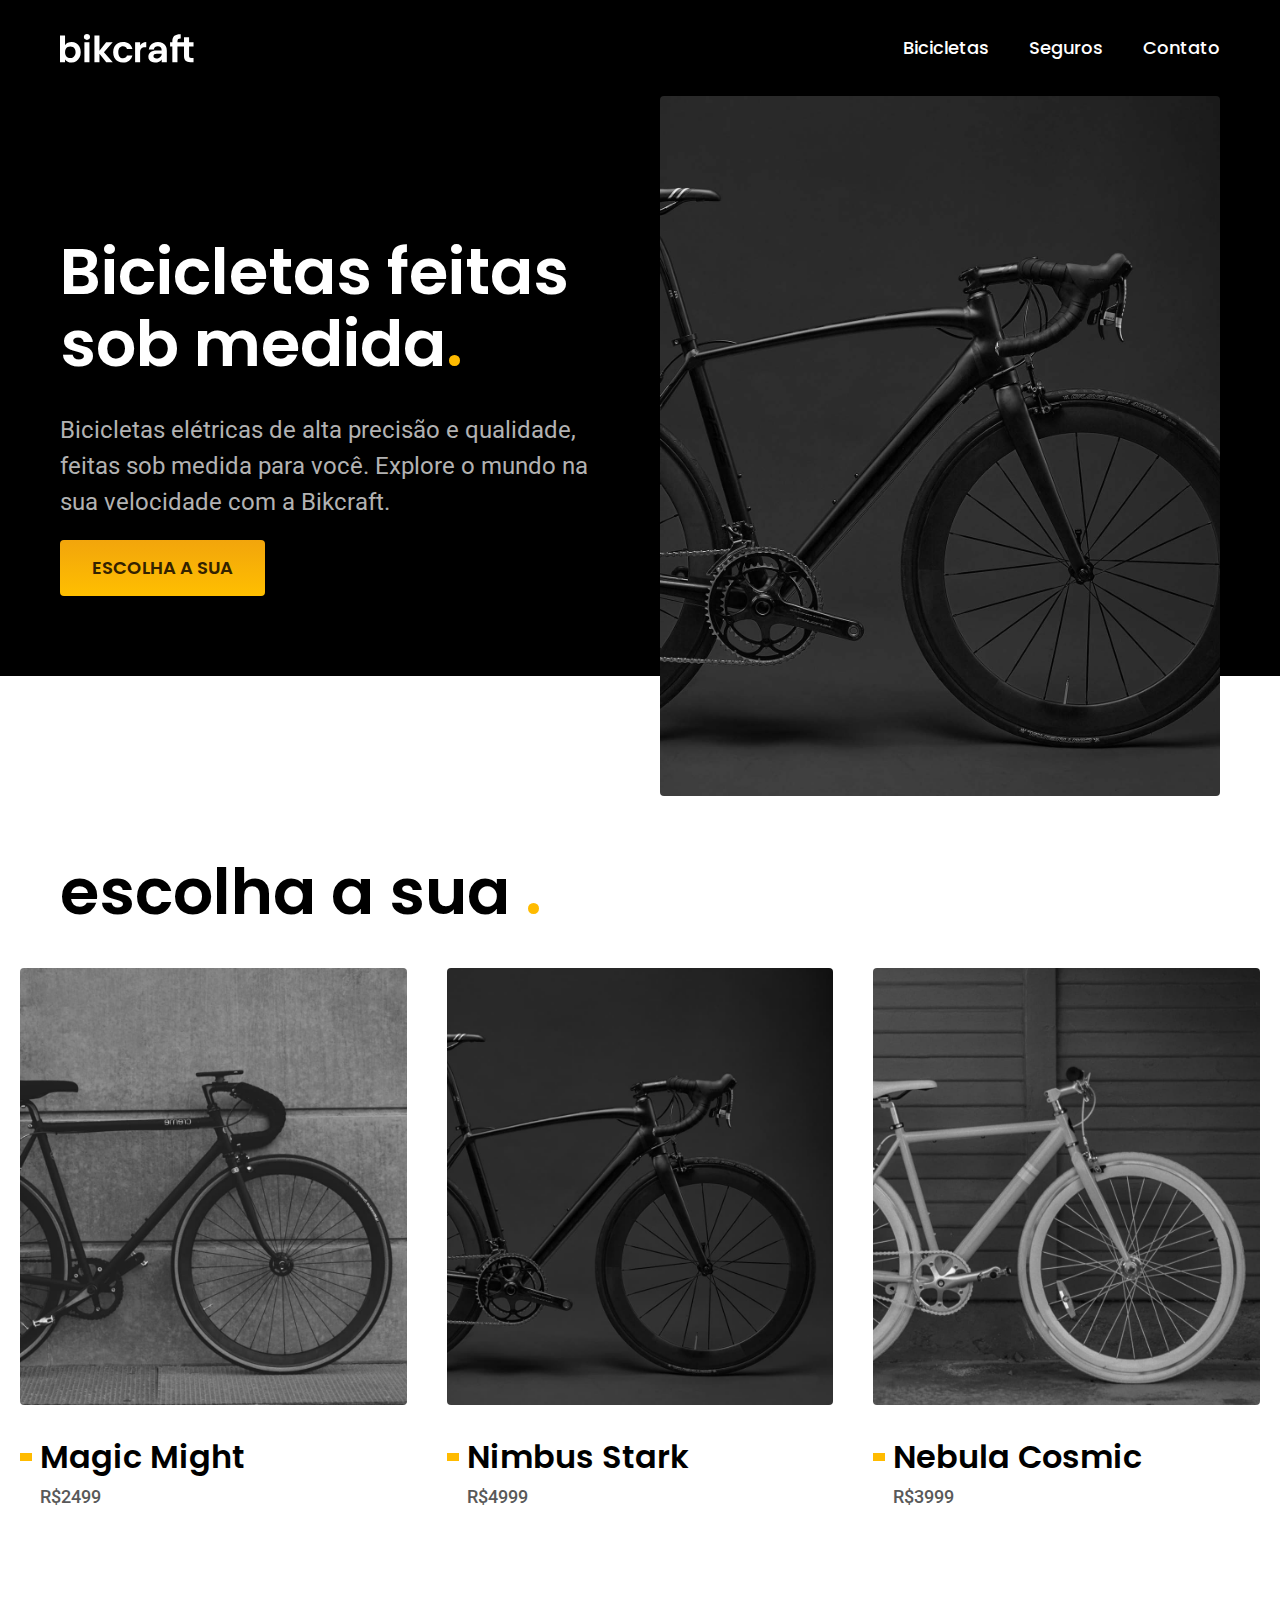
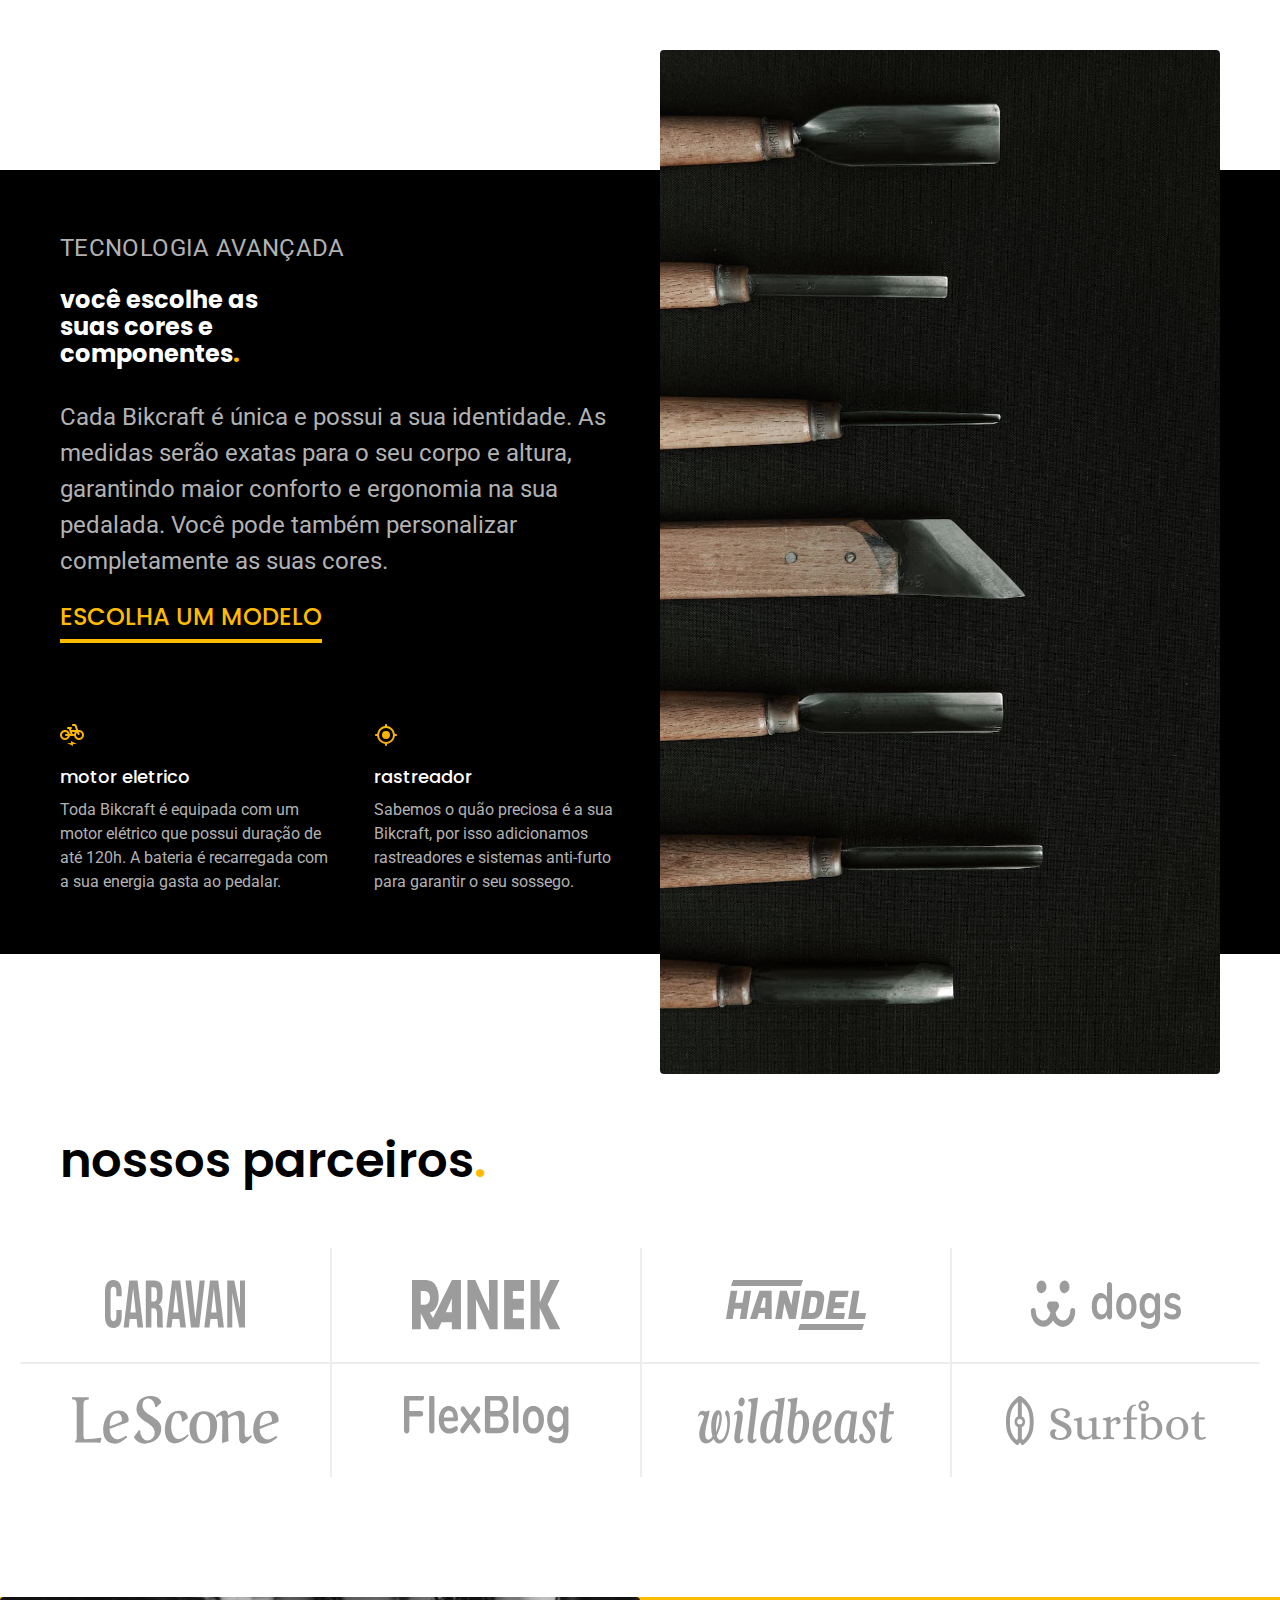
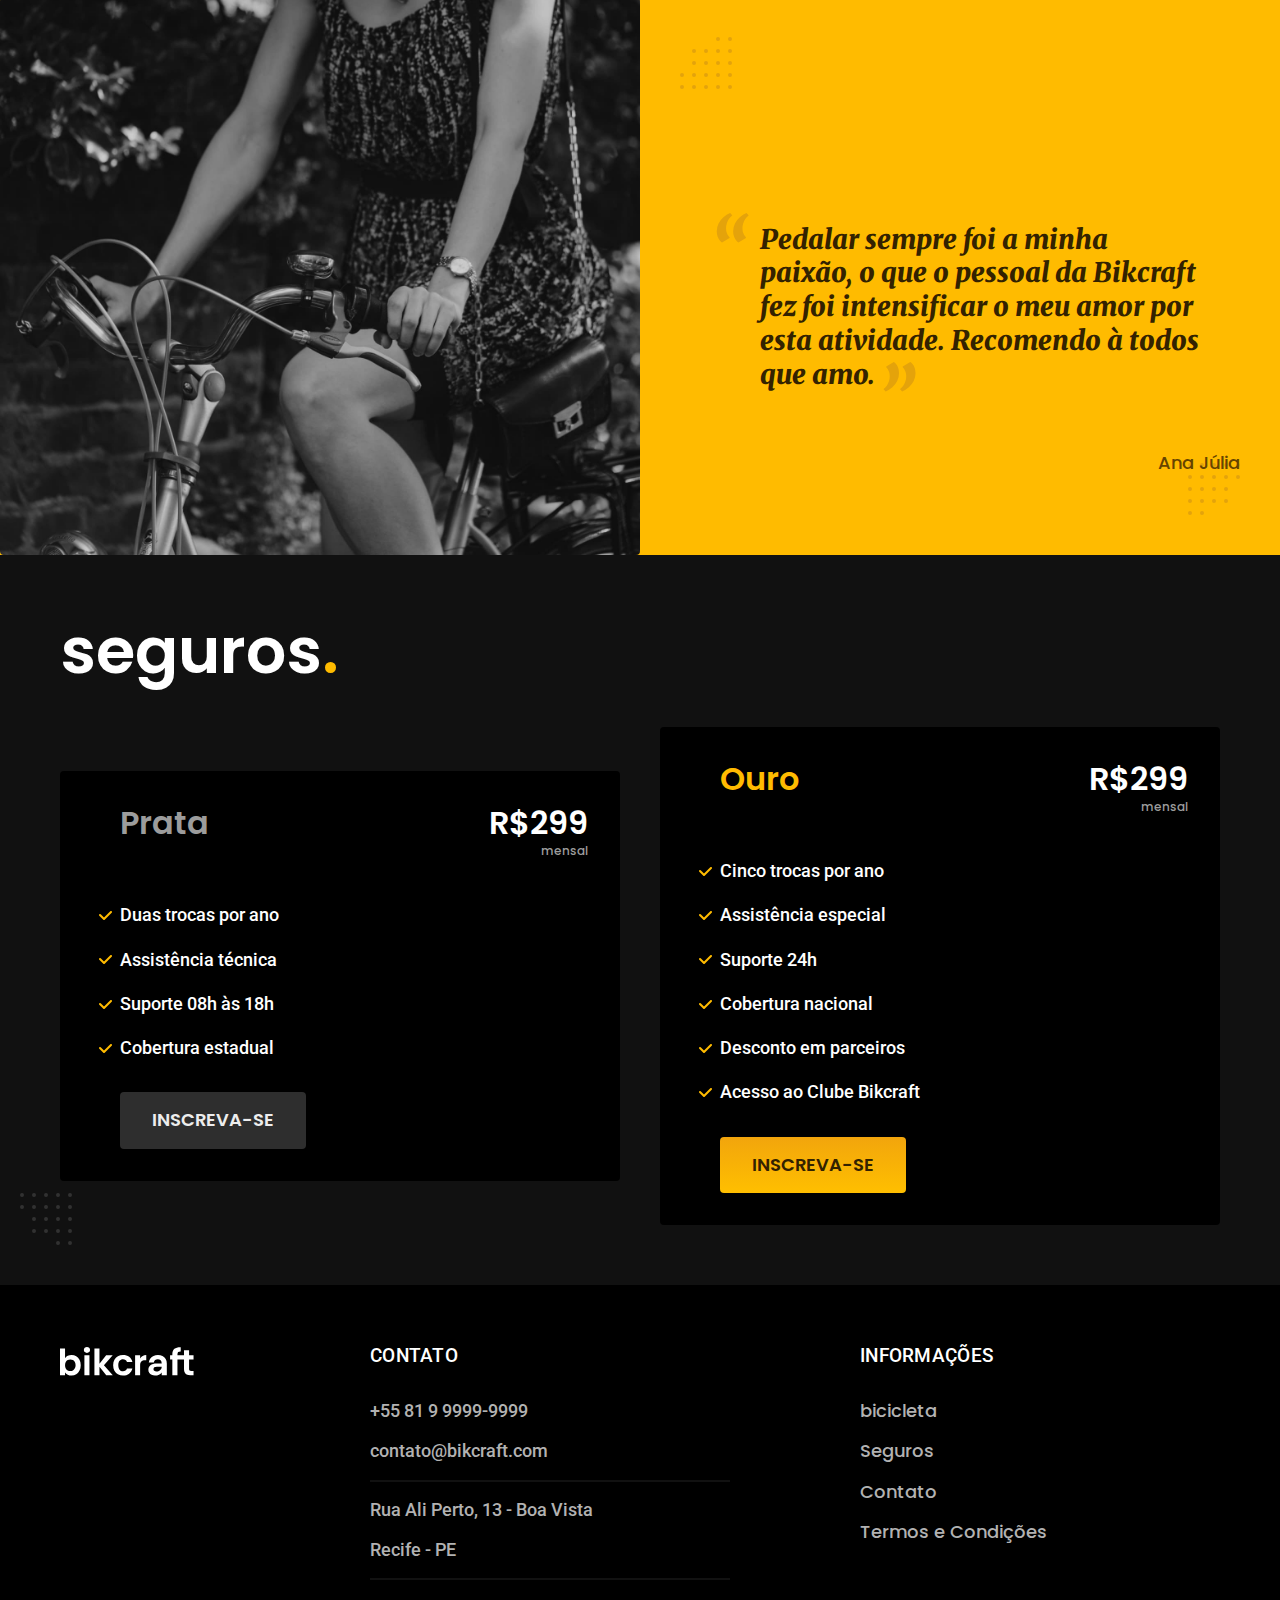
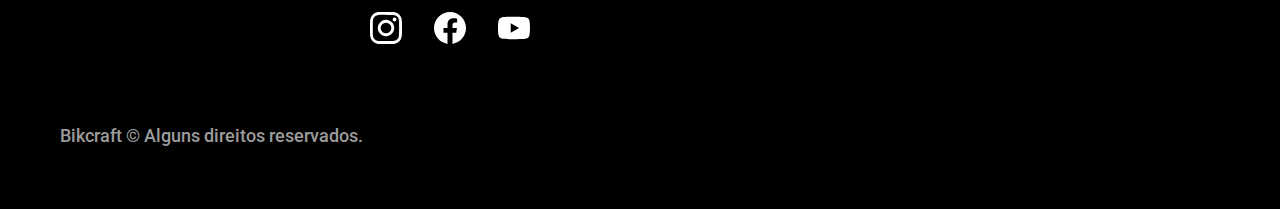
<file: index.html>
<!DOCTYPE html>

<html>

<head>
   <meta charset="utf-8">
   <meta name="viewport" content="width=device-width, initial-scale=1">

   <title>Projeto Final</title>
   <meta name="description" content="Bicicletas elétricas de alta precisão e qualidade, feitas sob medida para o cliente. Explore o mundo a sua velocidade com a Bikcraft.">

   <link rel="icon" href="./favicon.svg" type="image/svg+xml">
   <link rel="stylesheet" href="./css/main.min.css">
   <link rel="preconnect" href="https://fonts.googleapis.com">
   <link rel="preconnect" href="https://fonts.gstatic.com" crossorigin>
   <link href="https://fonts.googleapis.com/css2?family=Merriweather:ital,wght@1,900&family=Poppins:wght@100;200;300;400;500;600;700;800;900&family=Roboto:wght@400;500&display=swap" rel="stylesheet">

   <script>document.documentElement.classList.add('js');</script>

</head>

<body id="home">
   <header class="header-bg">
      <div class="topo container">
         <a href="./index.html" class="index"><img src="./img/bikcraft.svg"></a>
         <nav>
            <ul class="menu">
               <li><a href="bicicleta.html">Bicicletas</a></li>
               <li><a href="seguro.html">Seguros</a></li>
               <li><a href="contato.html">Contato</a></li>
            </ul>
         </nav>
      </div>
   </header>
   <main class="intro-bg">
      <div class="container-intro container">
         <div class="intro">
            <h1 class="fadeInLeft" data-anime="200">Bicicletas feitas sob medida<span class="cor-p1">.</span></h1>
            <p class="texto1 fadeInLeft" data-anime="400">Bicicletas elétricas de alta precisão e qualidade, feitas sob medida para você. Explore o mundo na sua velocidade com a Bikcraft.</p>
            <a href="bicicleta.html" class="botao fadeInLeft" data-anime="600">escolha a sua </a>
         </div>
         <picture class="fadeInDown" data-anime="800">
            <soucer media="(max-width:800px)" srcset="./img/bicicletas/nimbus.jpg">
               <img src="./img/fotos/introducao.jpg" alt="bicicleta preta com motor eletrico" width="640" height="800">
         </picture>
      </div>
   </main>
   <article class="bicicletas-lista">
      <h2 class="container">escolha a sua <span class="cor-p1">.</span></h2>
      <ul>
         <li>
            <a href="magic.html">
               <img src="./img/bicicletas/magic-home.jpg" alt="bicicleta preta" width="460" height="520">
               <h3>Magic Might</h3>
               <span>R$2499</span>
            </a>
         </li>
         <li>
            <a href="nimbus.html">
               <img src="./img/bicicletas/nimbus-home.jpg" alt="bicicleta preta" width="460" height="520">
               <h3>Nimbus Stark</h3>
               <span>R$4999</span>
            </a>
         </li>
         <li>
            <a href="nebula.html">
               <img src="./img/bicicletas/nebula-home.jpg" alt="bicicleta branca" width="460" height="520">
               <h3>Nebula Cosmic</h3>
               <span>R$3999</span>
            </a>
         </li>
      </ul>
   </article>
   <article class="tec-bg">
      <div class="tecnologia container">
         <div class="tecno-conteudo">
            <span class="avançado">Tecnologia avançada</span>
            <h2>você escolhe as<br> suas cores e<br> componentes<span class="cor-p1">.</span></h2>
            <p class="tecno-texto">Cada Bikcraft é única e possui a sua identidade. As medidas serão exatas para o seu corpo e altura, garantindo maior conforto e ergonomia na sua pedalada. Você pode também personalizar completamente as suas cores.</p>
            <a href="bicicleta.html" class="link">escolha um modelo</a>

            <div class="tecno">
               <div>
                  <img src="./img/icones/eletrica.svg" alt width="24" height="24">
                  <h3>motor eletrico</h3>
                  <p>Toda Bikcraft é equipada com um motor elétrico que possui duração de até 120h. A bateria é recarregada com a sua energia gasta ao pedalar.</p>
               </div>
               <div>
                  <img src="./img/icones/rastreador.svg" alt width="24" height="24">
                  <h3>rastreador</h3>
                  <p>Sabemos o quão preciosa é a sua Bikcraft, por isso adicionamos rastreadores e sistemas anti-furto para garantir o seu sossego.</p>
               </div>
            </div>
         </div>
         <div class="tecno-imagem">
            <img src="./img/fotos/tecnologia.jpg" alt width="700" height="1120">
         </div>
      </div>
   </article>
   <section class="parceiros">
      <h2 class="container">nossos parceiros<span class="cor-p1">.</span></h2>
      <ul class="parceiros">
         <li>
            <img src="./img/parceiros/caravan.svg" alt="caravan" width="140" height="36">
         </li>
         <li>
            <img src="./img/parceiros/ranek.svg" alt="ranek" width="149" height="36">
         </li>
         <li>
            <img src="./img/parceiros/handel.svg" alt="handel" width="140" height="50">
         </li>
         <li>
            <img src="./img/parceiros/dogs.svg" alt="dogs" width="152" height="39">
         </li>
         <li>
            <img src="./img/parceiros/lescone.svg" alt="lescone" width="208" height="41">
         </li>
         <li>
            <img src="./img/parceiros/flexblog.svg" alt="flexblog" width="165" height="38">
         </li>
         <li>
            <img src="./img/parceiros/wildbeast.svg" alt="wildbeast" width="196" height="34">
         </li>
         <li>
            <img src="./img/parceiros/surfbot.svg" alt="surfbot" width="200" height="49">
         </li>
      </ul>

   </section>
   <section class="depoimento" aria-label="Depoimento">
      <div>
         <img src="./img/fotos/depoimento.jpg" alt="mulher pedalando uma bicicleta" width="780" height="680">
      </div>
      <div class="depoimento-conteudo">
         <blockquote class="conteudo">
            <p>Pedalar sempre foi a minha paixão, o que o pessoal da Bikcraft fez foi intensificar o meu amor por esta atividade. Recomendo à todos que amo.</p>
         </blockquote>
         <span>Ana Júlia</span>
      </div>

   </section>
   <article class="seguro-bg">
      <div class="seguros container">
         <h2>seguros<span class="cor-p1">.</span></h2>
         <div class="seguros-item">
            <h3>Prata</h3>
            <span class="preco">R$299<span class="mensal">mensal</span></span>

            <ul class="seguros-lista">
               <li>Duas trocas por ano</li>
               <li>Assistência técnica</li>
               <li>Suporte 08h às 18h</li>
               <li>Cobertura estadual</li>
            </ul>
            <a class="botao secundario" href="./orcamento.html?tipo=seguro&produto=prata">Inscreva-se</a>
         </div>
         <div class="seguros-item">
            <h3 class="ouro">Ouro</h3>
            <span class="preco">R$299<span class="mensal">mensal</span></span>

            <ul class="seguros-lista">
               <li>Cinco trocas por ano</li>
               <li>Assistência especial</li>
               <li>Suporte 24h</li>
               <li>Cobertura nacional</li>
               <li>Desconto em parceiros</li>
               <li>Acesso ao Clube Bikcraft</li>
            </ul>
            <a class="botao" href="/orcamento.html?tipo=seguro&produto=ouro">Inscreva-se</a>
         </div>
      </div>
   </article>
   <footer class="footer-bg">
      <div class="footer container">
         <img src="img/bikcraft.svg" alt="Bikcraft" width="136" height="32">
         <div class="footer-contato">
            <h3>Contato</h3>
            <ul>
               <li>+55 81 9 9999-9999</li>
               <li>contato@bikcraft.com</li>
               <li>Rua Ali Perto, 13 - Boa Vista</li>
               <li>Recife - PE</li>
            </ul>

            <div class="footer-redes">
               <a href="www.instagram.com"><img src="./img/redes/instagram.svg" alt="instagram" width="32" height="32"></a>
               <a href="www.facebook.com"><img src="./img/redes/facebook.svg" alt="facebook" width="32" height="32"></a>
               <a href="www.youtube.com"><img src="./img/redes/youtube.svg" alt="youtube" width="32" height="32"></a>
            </div>
         </div>
         <div class="footer-info">
            <h3>Informações</h3>
            <nav>
               <ul class="mapa">
                  <li><a href="bicicleta.html">bicicleta</a></li>
                  <li><a href="seguro.html">Seguros</a></li>
                  <li><a href="contato.html">Contato</a></li>
                  <li><a href="termos.html">Termos e Condições</a></li>
               </ul>
            </nav>
         </div>
         <p class="direitos">Bikcraft © Alguns direitos reservados.</p>
      </div>
   </footer>
   <script src="./js/plugins/simple-anime.js"></script>
   <script src="./js/script.js"></script>
</body>

</html>
</file>
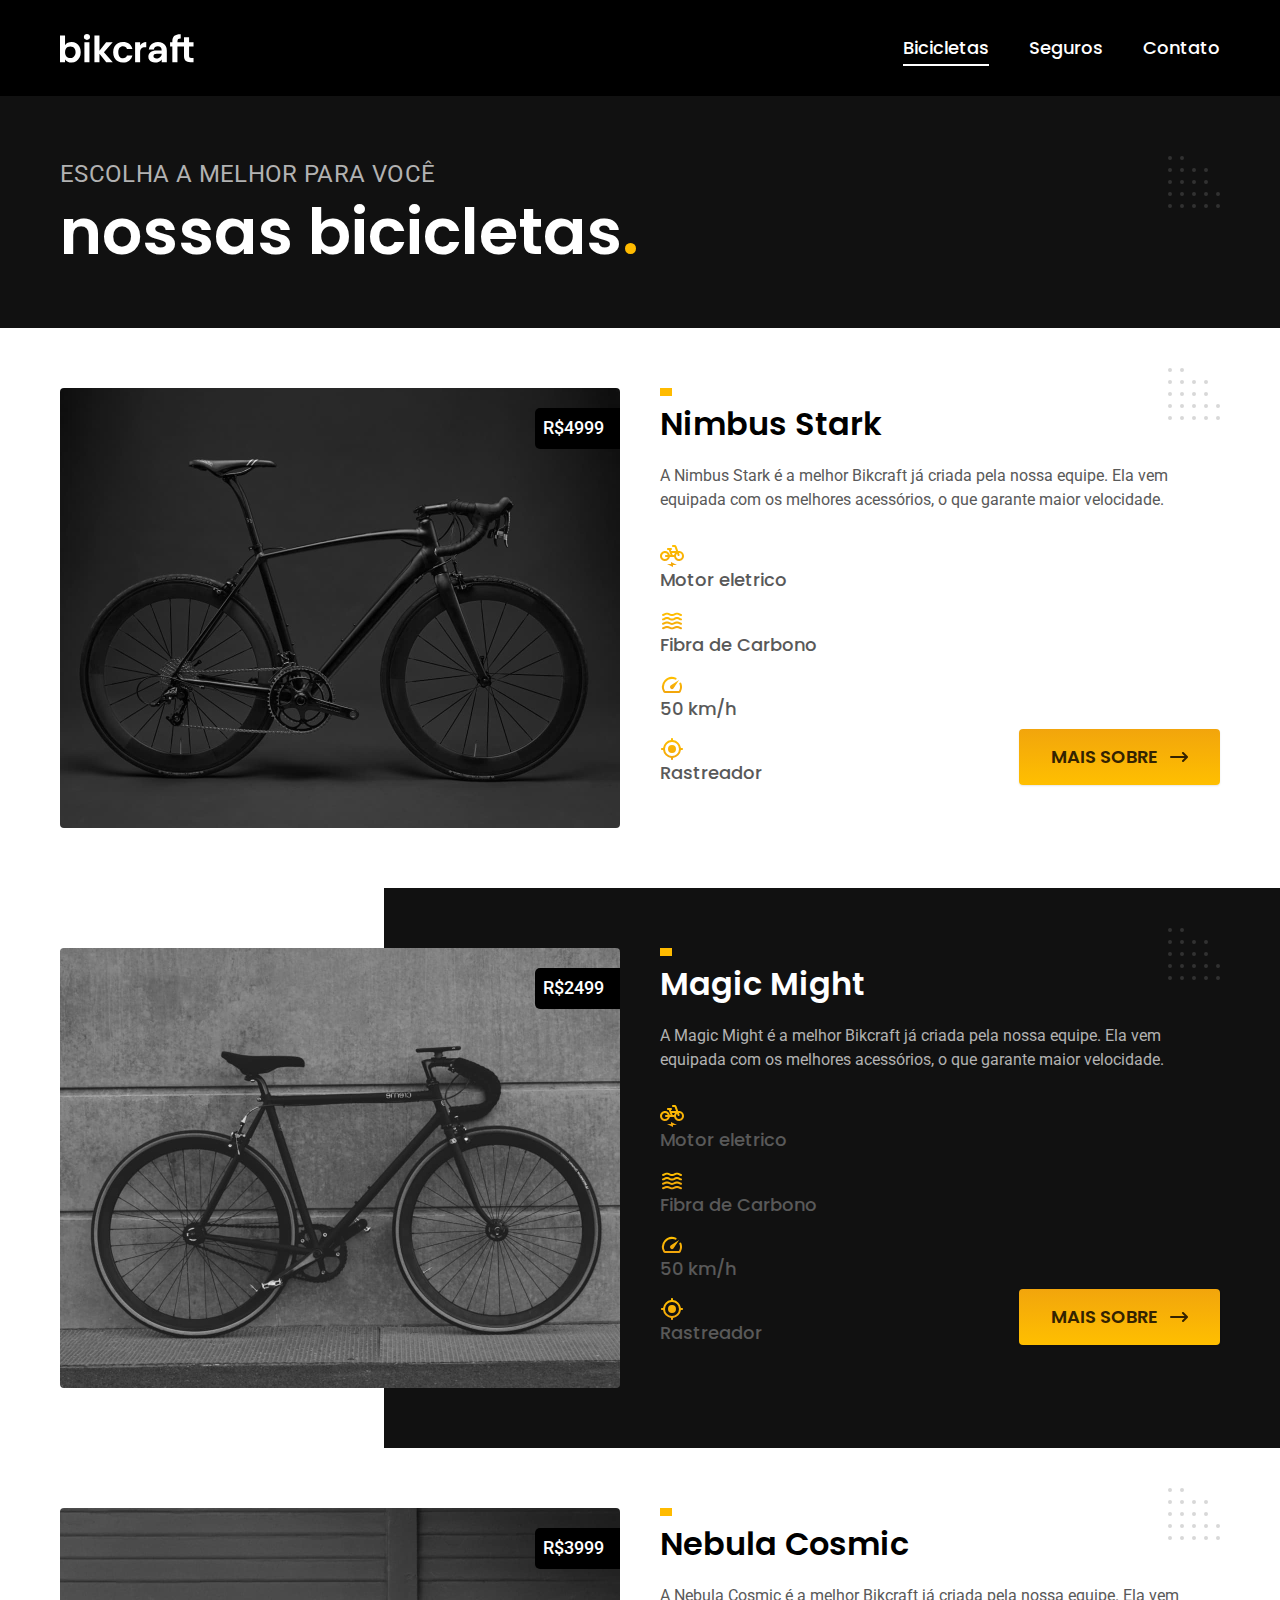
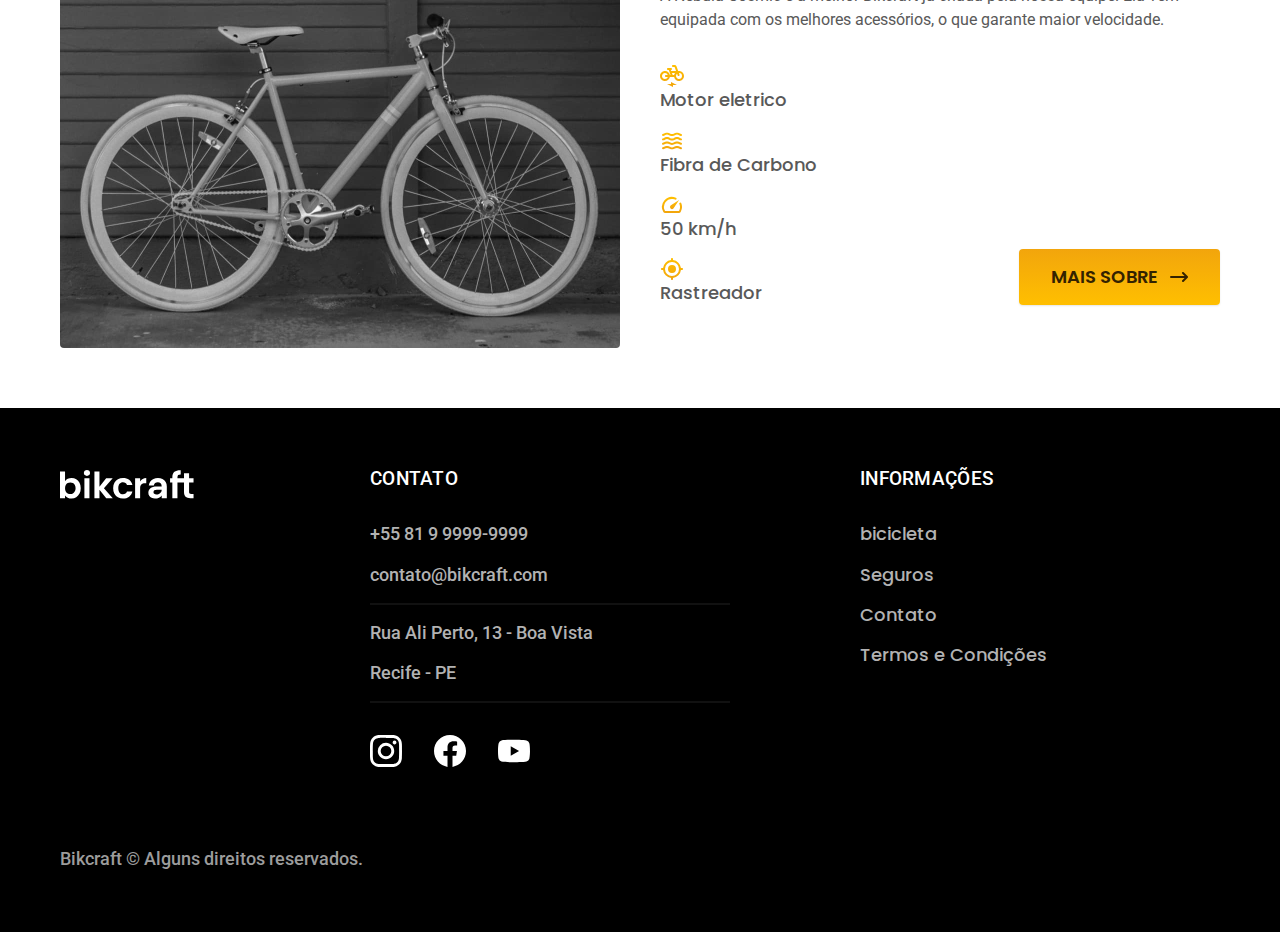
<file: bicicleta.html>
<!DOCTYPE html>

<html>

<head>
   <meta charset="utf-8">
   <meta name="viewport" content="width=device-width, initial-scale=1">
   <title>Projeto Final</title>
   <link rel="icon" href="./favicon.svg" type="image/svg+xml">
   <link rel="stylesheet" href="./css/main.min.css">
   <link rel="preconnect" href="https://fonts.googleapis.com">
   <link rel="preconnect" href="https://fonts.gstatic.com" crossorigin>
   <link href="https://fonts.googleapis.com/css2?family=Merriweather:ital,wght@1,900&family=Poppins:wght@100;200;300;400;500;600;700;800;900&family=Roboto:wght@400;500&display=swap" rel="stylesheet">
   <script>document.documentElement.classList.add('js');</script>

</head>

<body id="home">
   <header class="header-bg">
      <div class="topo container">
         <a href="./index.html" class="index"><img src="./img/bikcraft.svg"></a>
         <nav>
            <ul class="menu">
               <li><a href="./bicicleta.html" class="ativo">Bicicletas</a></li>
               <li><a href="./seguro.html">Seguros</a></li>
               <li><a href="./contato.html">Contato</a></li>
            </ul>
         </nav>
      </div>
   </header>
   <main>
      <div class="titulo">
         <div class="container">
            <p>ESCOLHA A MELHOR PARA VOCÊ</p>
            <h1>nossas bicicletas<span class="cor-p1">.</span></h1>
         </div>
      </div>
      <div>
         <div class="bicicletas container">
            <div class="bicicletas-imagem">
               <img src="./img/bicicleta/nimbus1.jpg" alt="Bicicletas preta" width="1120" height="680">
               <span class="Valor1">R$4999</span>
            </div>
            <div class="bicicletas-conteudo">
               <h2>Nimbus Stark</h2>
               <p>A Nimbus Stark é a melhor Bikcraft já criada pela nossa equipe. Ela vem equipada com os melhores acessórios, o que garante maior velocidade.</p>
               <ul>
                  <li> <img src="./img/icones/eletrica.svg"> <span>Motor eletrico</span></li>
                  <li><img src="./img/icones/carbono.svg"> <span>Fibra de Carbono</span></li>
                  <li><img src="./img/icones/velocidade.svg"> <span>50 km/h </span></li>
                  <li><img src="./img/icones/rastreador.svg"> <span>Rastreador</span></li>
               </ul>
               <a href="./bicicletas/nimbus.html" class="botao seta">Mais sobre</a>
            </div>
         </div>
      </div>
      <div class="bicicletas-bg">
         <div class="bicicletas container">
            <div class="bicicletas-imagem">
               <img src="./img/bicicleta/nimbus2.jpg" alt="Bicicletas preta" width="1120" height="680">
               <span class="Valor1">R$2499</span>
            </div>
            <div class="bicicletas-conteudo">
               <h2>Magic Might</h2>
               <p>A Magic Might é a melhor Bikcraft já criada pela nossa equipe. Ela vem equipada com os melhores acessórios, o que garante maior velocidade.</p>
               <ul>
                  <li> <img src="./img/icones/eletrica.svg"> <span>Motor eletrico</span></li>
                  <li><img src="./img/icones/carbono.svg"> <span>Fibra de Carbono</span></li>
                  <li><img src="./img/icones/velocidade.svg"> <span>50 km/h </span></li>
                  <li><img src="./img/icones/rastreador.svg"> <span>Rastreador</span></li>
               </ul>
               <a href="./bicicletas/magic.html" class="botao seta">Mais sobre</a>
            </div>
         </div>
      </div>
      <div>
         <div class="bicicletas container">
            <div class="bicicletas-imagem">
               <img src="./img/bicicleta/nimbus3.jpg" alt="Bicicletas branca" width="1120" height="680">
               <span class="Valor1">R$3999</span>
            </div>
            <div class="bicicletas-conteudo">
               <h2>Nebula Cosmic</h2>
               <p>A Nebula Cosmic é a melhor Bikcraft já criada pela nossa equipe. Ela vem equipada com os melhores acessórios, o que garante maior velocidade.</p>
               <ul>
                  <li> <img src="./img/icones/eletrica.svg"> <span>Motor eletrico</span></li>
                  <li><img src="./img/icones/carbono.svg"> <span>Fibra de Carbono</span></li>
                  <li><img src="./img/icones/velocidade.svg"> <span>50 km/h </span></li>
                  <li><img src="./img/icones/rastreador.svg"> <span>Rastreador</span></li>
               </ul>
               <a href="./bicicletas/nebula.html" class="botao seta">Mais sobre</a>
            </div>
         </div>
      </div>

   </main>
   <footer class="footer-bg">
      <div class="footer container">
         <img src="img/bikcraft.svg" alt="Bikcraft" width="136" height="32">
         <div class="footer-contato">
            <h3>Contato</h3>
            <ul>
               <li>+55 81 9 9999-9999</li>
               <li>contato@bikcraft.com</li>
               <li>Rua Ali Perto, 13 - Boa Vista</li>
               <li>Recife - PE</li>
            </ul>

            <div class="footer-redes">
               <a href="www.instagram.com"><img src="./img/redes/instagram.svg" alt="instagram" width="32" height="32"></a>
               <a href="www.facebook.com"><img src="./img/redes/facebook.svg" alt="facebook" width="32" height="32"></a>
               <a href="www.youtube.com"><img src="./img/redes/youtube.svg" alt="youtube" width="32" height="32"></a>
            </div>
         </div>
         <div class="footer-info">
            <h3>Informações</h3>
            <nav>
               <ul class="mapa">
                  <li><a href="bicicleta.html">bicicleta</a></li>
                  <li><a href="seguro.html">Seguros</a></li>
                  <li><a href="contato.html">Contato</a></li>
                  <li><a href="termos.html">Termos e Condições</a></li>
               </ul>
            </nav>
         </div>
         <p class="direitos">Bikcraft © Alguns direitos reservados.</p>
      </div>
   </footer>
   <script src="./js/script.js"></script>
</body>

</html>
</file>
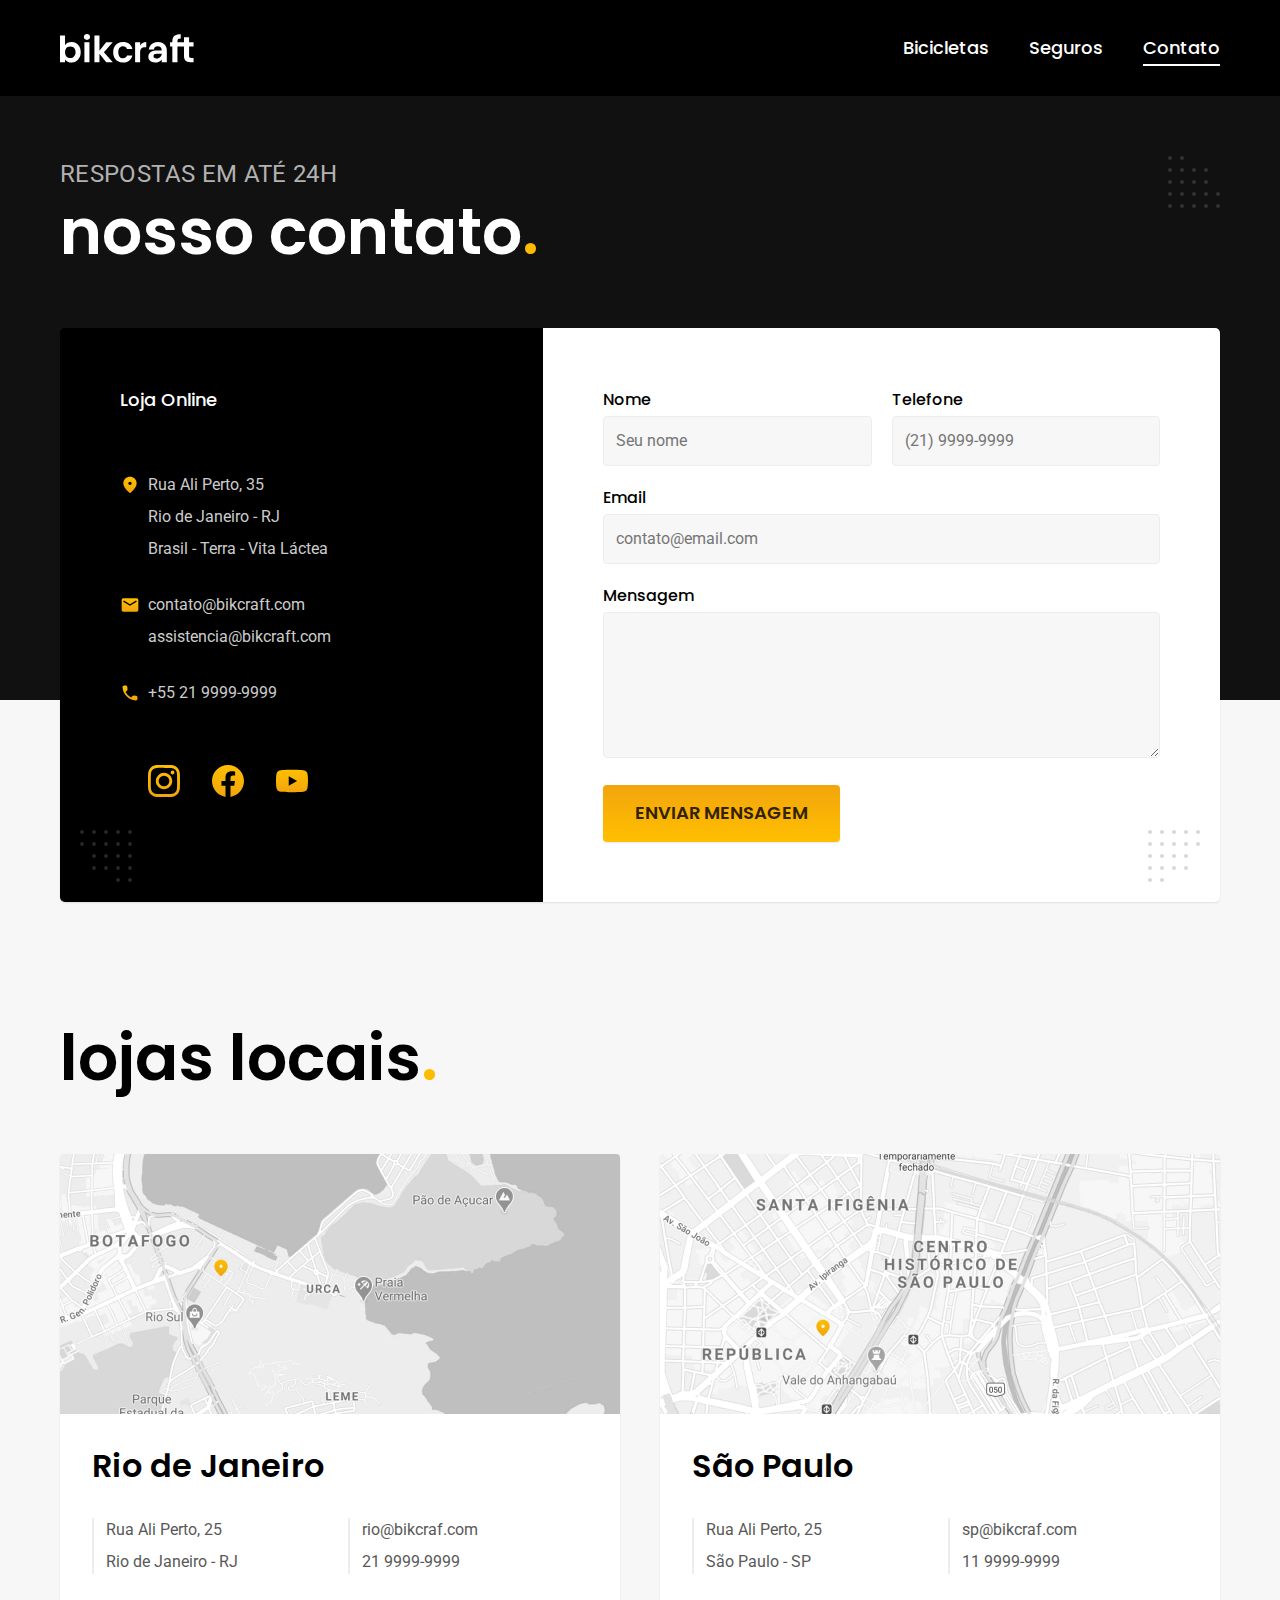
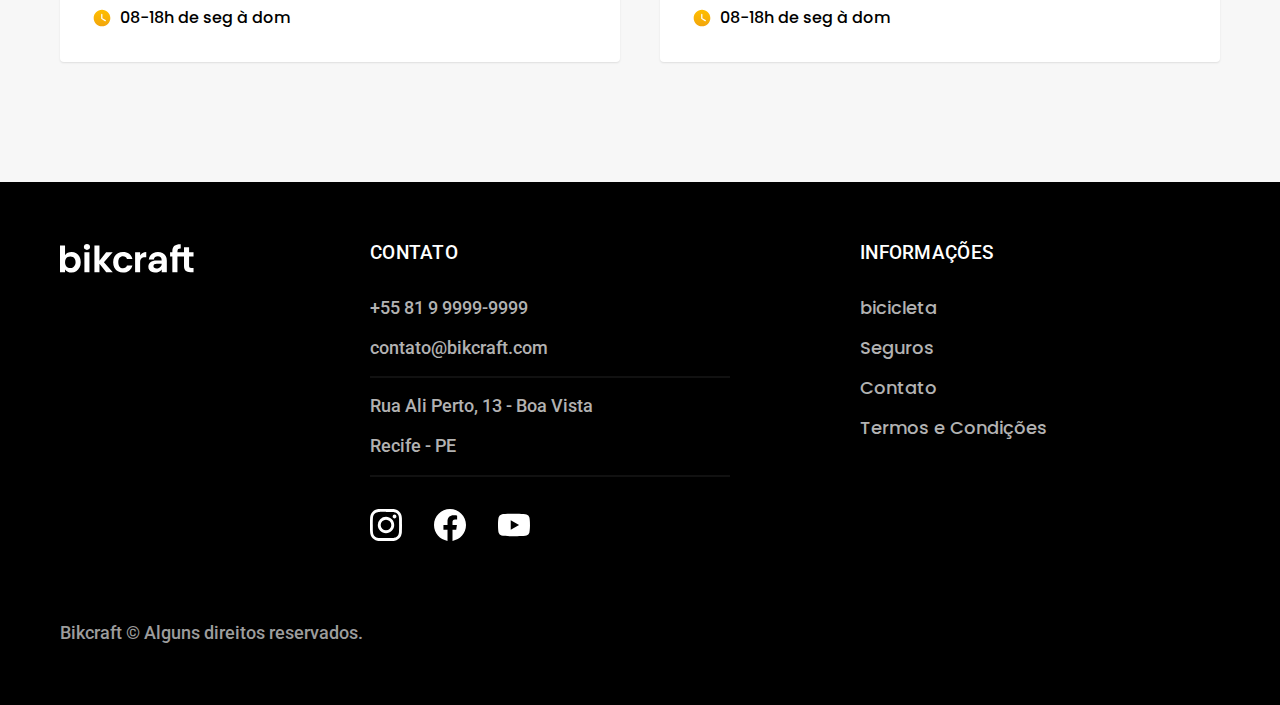
<file: contato.html>
<!DOCTYPE html>

<html>

<head>
   <meta charset="utf-8">
   <meta name="viewport" content="width=device-width, initial-scale=1">
   <title>Projeto Final</title>
   <link rel="icon" href="./favicon.svg" type="image/svg+xml">
   <link rel="stylesheet" href="./css/main.min.css">
   <link rel="preconnect" href="https://fonts.googleapis.com">
   <link rel="preconnect" href="https://fonts.gstatic.com" crossorigin>
   <link href="https://fonts.googleapis.com/css2?family=Merriweather:ital,wght@1,900&family=Poppins:wght@100;200;300;400;500;600;700;800;900&family=Roboto:wght@400;500&display=swap" rel="stylesheet">
   <script>document.documentElement.classList.add('js');</script>

</head>

<body id="orcamento">
   <header class="header-bg">
      <div class="topo container">
         <a href="./index.html" class="index"><img src="./img/bikcraft.svg"></a>
         <nav>
            <ul class="menu">
               <li><a href="bicicleta.html">Bicicletas</a></li>
               <li><a href="seguro.html">Seguros</a></li>
               <li><a href="contato.html" class="ativo">Contato</a></li>
            </ul>
         </nav>
      </div>
   </header>
   <main>
      <div class="titulo">
         <div class="container">
            <p>RESPOSTAS EM ATÉ 24H</p>
            <h1>nosso contato<span class="cor-p1">.</span></h1>
         </div>
      </div>
      <div class="contato container">
         <section class="contato-dados" aria-label="endereço">
            <h2>Loja Online</h2>
            <div class="contato-endereco">
               <p>Rua Ali Perto, 35</p>
               <p>Rio de Janeiro - RJ</p>
               <p>Brasil - Terra - Vita Láctea</p>
            </div>
            <address class="contato-meios">
               <a href="mailto:contato@bikcraft.com">contato@bikcraft.com</a>
               <a href="mailto:assistencia@bikcraft.com">assistencia@bikcraft.com</a>
               <a href="tel:+552199999999">+55 21 9999-9999</a>
            </address>
            <div class="contato-redes">
               <a href="./"><img src="./img/redes/instagram-p.svg" alt="instagram"></a>
               <a href="./"><img src="./img/redes/facebook-p.svg" alt="facebook"></a>
               <a href="./"><img src="./img/redes/youtube-p.svg" alt="youtube"></a>
            </div>
         </section>
         <section class="contato-formulario">
            <form action="./" class="form">
               <div>
                  <label for="nome">Nome</label>
                  <input type="text" id="nome" name="nome" placeholder="Seu nome">
               </div>
               <div>
                  <label for="telefone">Telefone</label>
                  <input type="text" id="telefone" name="telefone" placeholder="(21) 9999-9999">
               </div>
               <div class="col-2">
                  <label for="email">Email</label>
                  <input type="email" id="email" name="email" placeholder="contato@email.com">
               </div>
               <div class="col-2">
                  <label for="mensagem">Mensagem</label>
                  <textarea id="mensagem" name="mensagem" placeholder="O que você precisa?" rows="5">
                  </textarea>
               </div>
               <button class="botao col-2">Enviar Mensagem</button>
            </form>
         </section>
      </div>
   </main>
   <article class="lojas container">
      <h2>lojas locais<span class="cor-p1">.</span></h2>
      <div class="lojas-item">
         <img src="./img/lojas/rj.jpg" alt="mapa marcando o endereço da loja no rio de janeiro" width="560" height="260">
         <div class="lojas-conteudo">
            <h3>Rio de Janeiro</h3>
            <div class="lojas-dados">
               <p>Rua Ali Perto, 25</p>
               <p>Rio de Janeiro - RJ</p>
            </div>
            <div class="lojas-dados">
               <a href="mailto:rio@bikcraf.com">rio@bikcraf.com</a>
               <a href="tel:+552199999999">21 9999-9999</a>
            </div>
            <p class="lojas-tempo"><img src="./img/icones/horario.svg" alt="">08-18h de seg à dom</p>
         </div>
      </div>
      <div class="lojas-item">
         <img src="./img/lojas/sp.jpg" alt="mapa marcando o endereço da loja no sao paulo" width="560" height="260">
         <div class="lojas-conteudo">
            <h3>São Paulo</h3>
            <div class="lojas-dados">
               <p>Rua Ali Perto, 25</p>
               <p>São Paulo - SP</p>
            </div>
            <div class="lojas-dados">
               <a href="mailto:sp@bikcraf.com">sp@bikcraf.com</a>
               <a href="tel:+551199999999">11 9999-9999</a>
            </div>
            <p class="lojas-tempo"><img src="./img/icones/horario.svg" alt="">08-18h de seg à dom</p>
         </div>
      </div>
   </article>
   <footer class="footer-bg">
      <div class="footer container">
         <img src="img/bikcraft.svg" alt="Bikcraft" width="136" height="32">
         <div class="footer-contato">
            <h3>Contato</h3>
            <ul>
               <li>+55 81 9 9999-9999</li>
               <li>contato@bikcraft.com</li>
               <li>Rua Ali Perto, 13 - Boa Vista</li>
               <li>Recife - PE</li>
            </ul>

            <div class="footer-redes">
               <a href="www.instagram.com"><img src="./img/redes/instagram.svg" alt="instagram" width="32" height="32"></a>
               <a href="www.facebook.com"><img src="./img/redes/facebook.svg" alt="facebook" width="32" height="32"></a>
               <a href="www.youtube.com"><img src="./img/redes/youtube.svg" alt="youtube" width="32" height="32"></a>
            </div>
         </div>
         <div class="footer-info">
            <h3>Informações</h3>
            <nav>
               <ul class="mapa">
                  <li><a href="bicicleta.html">bicicleta</a></li>
                  <li><a href="seguro.html">Seguros</a></li>
                  <li><a href="contato.html">Contato</a></li>
                  <li><a href="termos.html">Termos e Condições</a></li>
               </ul>
            </nav>
         </div>
         <p class="direitos">Bikcraft © Alguns direitos reservados.</p>
      </div>
   </footer>
   <script src="./js/script.js"></script>
</body>

</html>
</file>
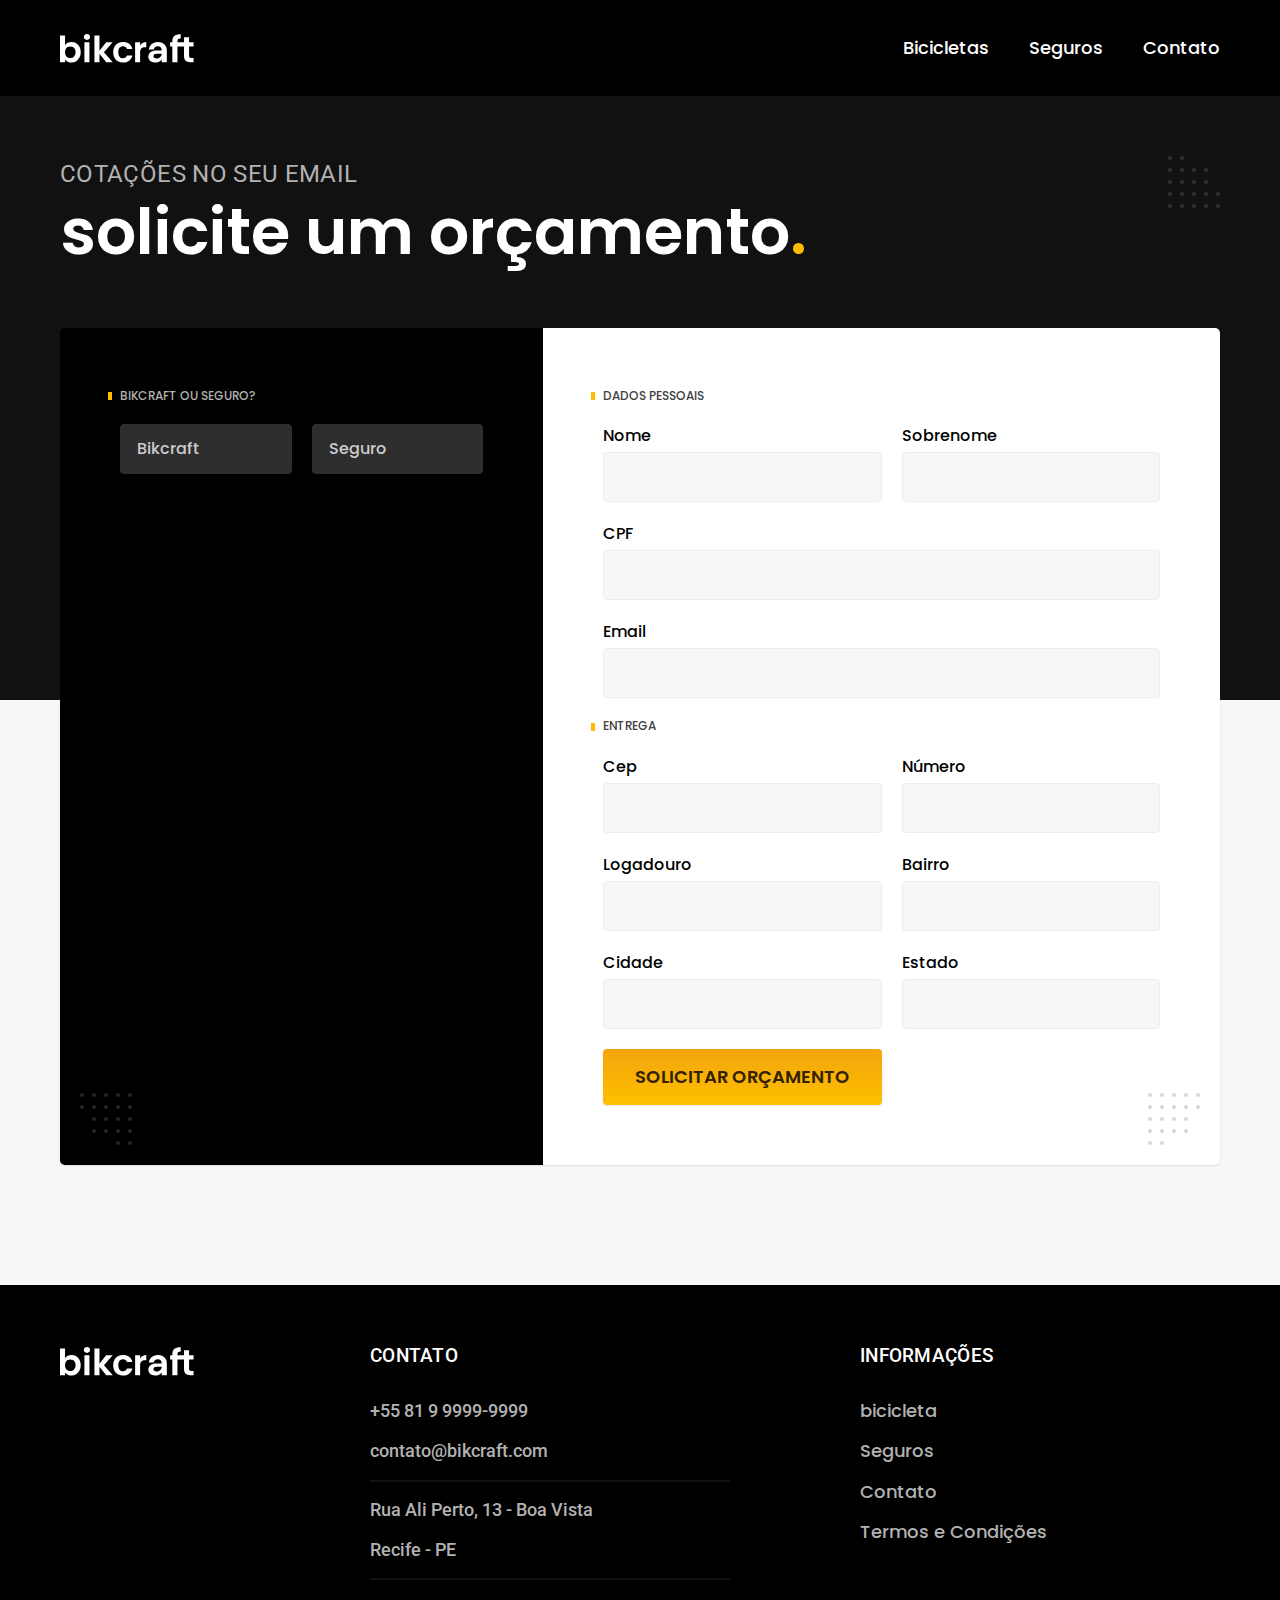
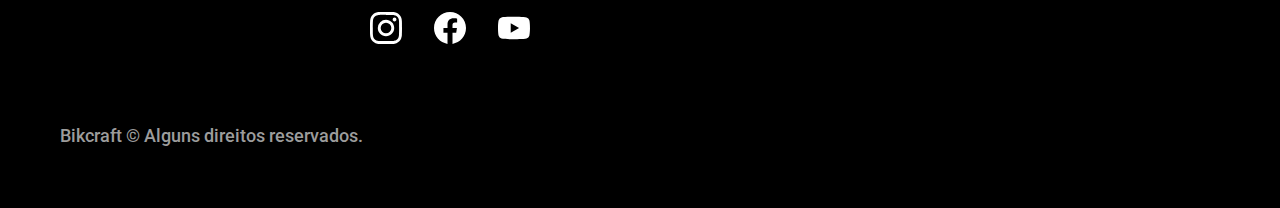
<file: orcamento.html>
<!DOCTYPE html>

<html>

<head>
   <meta charset="utf-8">
   <meta name="viewport" content="width=device-width, initial-scale=1">
   <title>Projeto Final</title>
   <link rel="icon" href="./favicon.svg" type="image/svg+xml">
   <link rel="stylesheet" href="./css/main.min.css">
   <link rel="preconnect" href="https://fonts.googleapis.com">
   <link rel="preconnect" href="https://fonts.gstatic.com" crossorigin>
   <link href="https://fonts.googleapis.com/css2?family=Merriweather:ital,wght@1,900&family=Poppins:wght@100;200;300;400;500;600;700;800;900&family=Roboto:wght@400;500&display=swap" rel="stylesheet">
   <script>document.documentElement.classList.add('js');</script>

</head>

<body id="orcamento">
   <header class="header-bg">
      <div class="topo container">
         <a href="./index.html" class="index"><img src="./img/bikcraft.svg"></a>
         <nav>
            <ul class="menu">
               <li><a href="bicicleta.html">Bicicletas</a></li>
               <li><a href="seguro.html">Seguros</a></li>
               <li><a href="contato.html">Contato</a></li>
            </ul>
         </nav>
      </div>
   </header>
   <main>
      <div class="titulo">
         <div class="container">
            <p>cotações no seu email</p>
            <h1>solicite um orçamento<span class="cor-p1">.</span></h1>
         </div>
      </div>
      <form class="orcamento container" action="./">
         <div class="orcamento-produto">
            <h2>Bikcraft ou Seguro?</h2>
            <input type="radio" name="tipo" value="bikcraft" id="bikcraft">
            <label for="bikcraft">Bikcraft</label>
            <input type="radio" name="tipo" value="seguro" id="seguro">
            <label for="seguro">Seguro</label>
            <div class="orcamento-conteudo" id="orcamento-bikcraft">
               <h2>Escolha a sua:</h2>
               <input type="radio" name="produto" value="nimbus" id="nimbus">
               <label for="nimbus">Nimbus Stark<span>R$ 4999</span></label>
               <div class="radio-detalhes">
                  <ul>
                     <li><img src="./img/icones/eletrica.svg" alt="">Motor Eletrico</li>
                     <li><img src="./img/icones/carbono.svg" alt="">Fibra de Carbono</li>
                     <li><img src="./img/icones/velocidade.svg" alt="">50 km/h</li>
                     <li><img src="./img/icones/rastreador.svg" alt="">Rastreador</li>
                  </ul>
                  <img src="./img/bicicletas/nimbus.jpg" alt="bicicleta preta">
               </div>
               <input type="radio" name="produto" value="magic" id="magic">
               <label for="magic">Magic Might<span>R$ 2499</span></label>
               <div class="radio-detalhes">
                  <ul>
                     <li><img src="./img/icones/eletrica.svg" alt="">Motor Eletrico</li>
                     <li><img src="./img/icones/carbono.svg" alt="">Fibra de Carbono</li>
                     <li><img src="./img/icones/velocidade.svg" alt="">45 km/h</li>
                     <li><img src="./img/icones/rastreador.svg" alt="">Rastreador</li>
                  </ul>
                  <img src="./img/bicicletas/magic.jpg" alt="bicicleta preta">
               </div>
               <input type="radio" name="produto" value="nebula" id="nebula">
               <label for="nebula">Nebula Cosmic<span>R$ 3999</span></label>
               <div class="radio-detalhes">
                  <ul>
                     <li><img src="./img/icones/eletrica.svg" alt="">Motor Eletrico</li>
                     <li><img src="./img/icones/carbono.svg" alt="">Fibra de Carbono</li>
                     <li><img src="./img/icones/velocidade.svg" alt="">40 km/h</li>
                     <li><img src="./img/icones/rastreador.svg" alt="">Rastreador</li>
                  </ul>
                  <img src="./img/bicicletas/nebula.jpg" alt="bicicleta preta">
               </div>
            </div>
            <div class="orcamento-conteudo" id="orcamento-seguro">
               <h2>Escolha o plano:</h2>
               <input type="radio" name="produto" value="prata" id="prata">
               <label for="prata">Prata <span>R$ 199</span></label>
               <input type="radio" name="produto" value="ouro" id="ouro">
               <label for="ouro">Ouro <span>R$ 299</span></label>
            </div>
         </div>
         <div class="orcamento-dados form">
            <h2>dados pessoais</h2>
            <div>
               <label for="nome">Nome</label>
               <input type="text" id="nome" name="nome">
            </div>
            <div>
               <label for="sobrenome">Sobrenome</label>
               <input type="text" id="sobrenome" name="sobrenome">
            </div>
            <div class="col-2">
               <label for="CPF">CPF</label>
               <input type="text" id="CPF" name="CPF">
            </div>
            <div class="col-2">
               <label for="email">Email</label>
               <input type="text" id="email" name="email">
            </div>
            <h2>entrega</h2>
            <div>
               <label for="cep">Cep</label>
               <input type="text" id="cep" name="cep">
            </div>
            <div>
               <label for="numero">Número</label>
               <input type="text" id="numero" name="numero">
            </div>
            <div>
               <label for="logadouro">Logadouro</label>
               <input type="text" id="logadouro" name="logadouro">
            </div>
            <div>
               <label for="bairro">Bairro</label>
               <input type="text" id="bairro" name="bairro">
            </div>
            <div>
               <label for="cidade">Cidade</label>
               <input type="text" id="cidade" name="cidade">
            </div>
            <div>
               <label for="estado">Estado</label>
               <input type="text" id="estado" name="estado">
            </div>
            <button class="botao">Solicitar Orçamento</button>
         </div>
      </form>
   </main>

   <footer class="footer-bg">
      <div class="footer container">
         <img src="img/bikcraft.svg" alt="Bikcraft" width="136" height="32">
         <div class="footer-contato">
            <h3>Contato</h3>
            <ul>
               <li>+55 81 9 9999-9999</li>
               <li>contato@bikcraft.com</li>
               <li>Rua Ali Perto, 13 - Boa Vista</li>
               <li>Recife - PE</li>
            </ul>

            <div class="footer-redes">
               <a href="www.instagram.com"><img src="./img/redes/instagram.svg" alt="instagram" width="32" height="32"></a>
               <a href="www.facebook.com"><img src="./img/redes/facebook.svg" alt="facebook" width="32" height="32"></a>
               <a href="www.youtube.com"><img src="./img/redes/youtube.svg" alt="youtube" width="32" height="32"></a>
            </div>
         </div>
         <div class="footer-info">
            <h3>Informações</h3>
            <nav>
               <ul class="mapa">
                  <li><a href="bicicleta.html">bicicleta</a></li>
                  <li><a href="seguro.html">Seguros</a></li>
                  <li><a href="contato.html">Contato</a></li>
                  <li><a href="termos.html">Termos e Condições</a></li>
               </ul>
            </nav>
         </div>
         <p class="direitos">Bikcraft © Alguns direitos reservados.</p>
      </div>
   </footer>
   <script src="./js/script.js"></script>
</body>

</html>
</file>
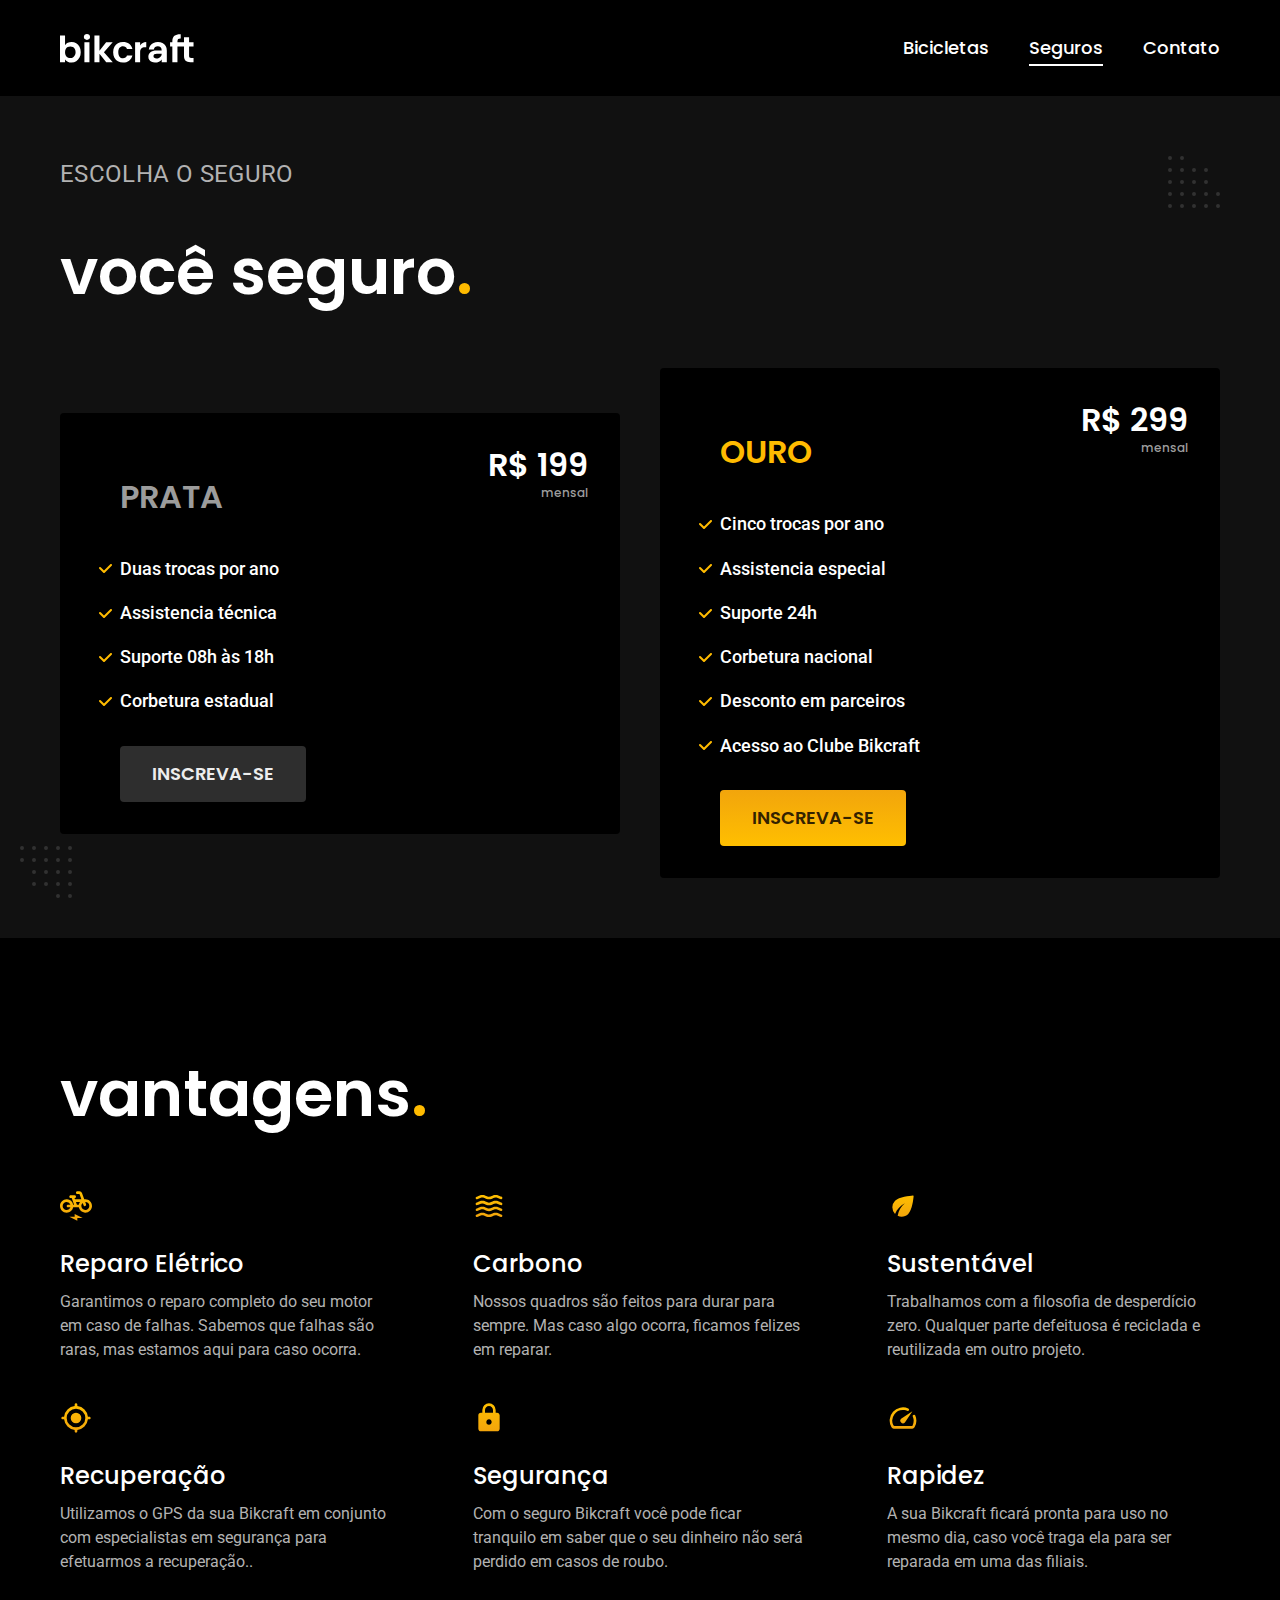
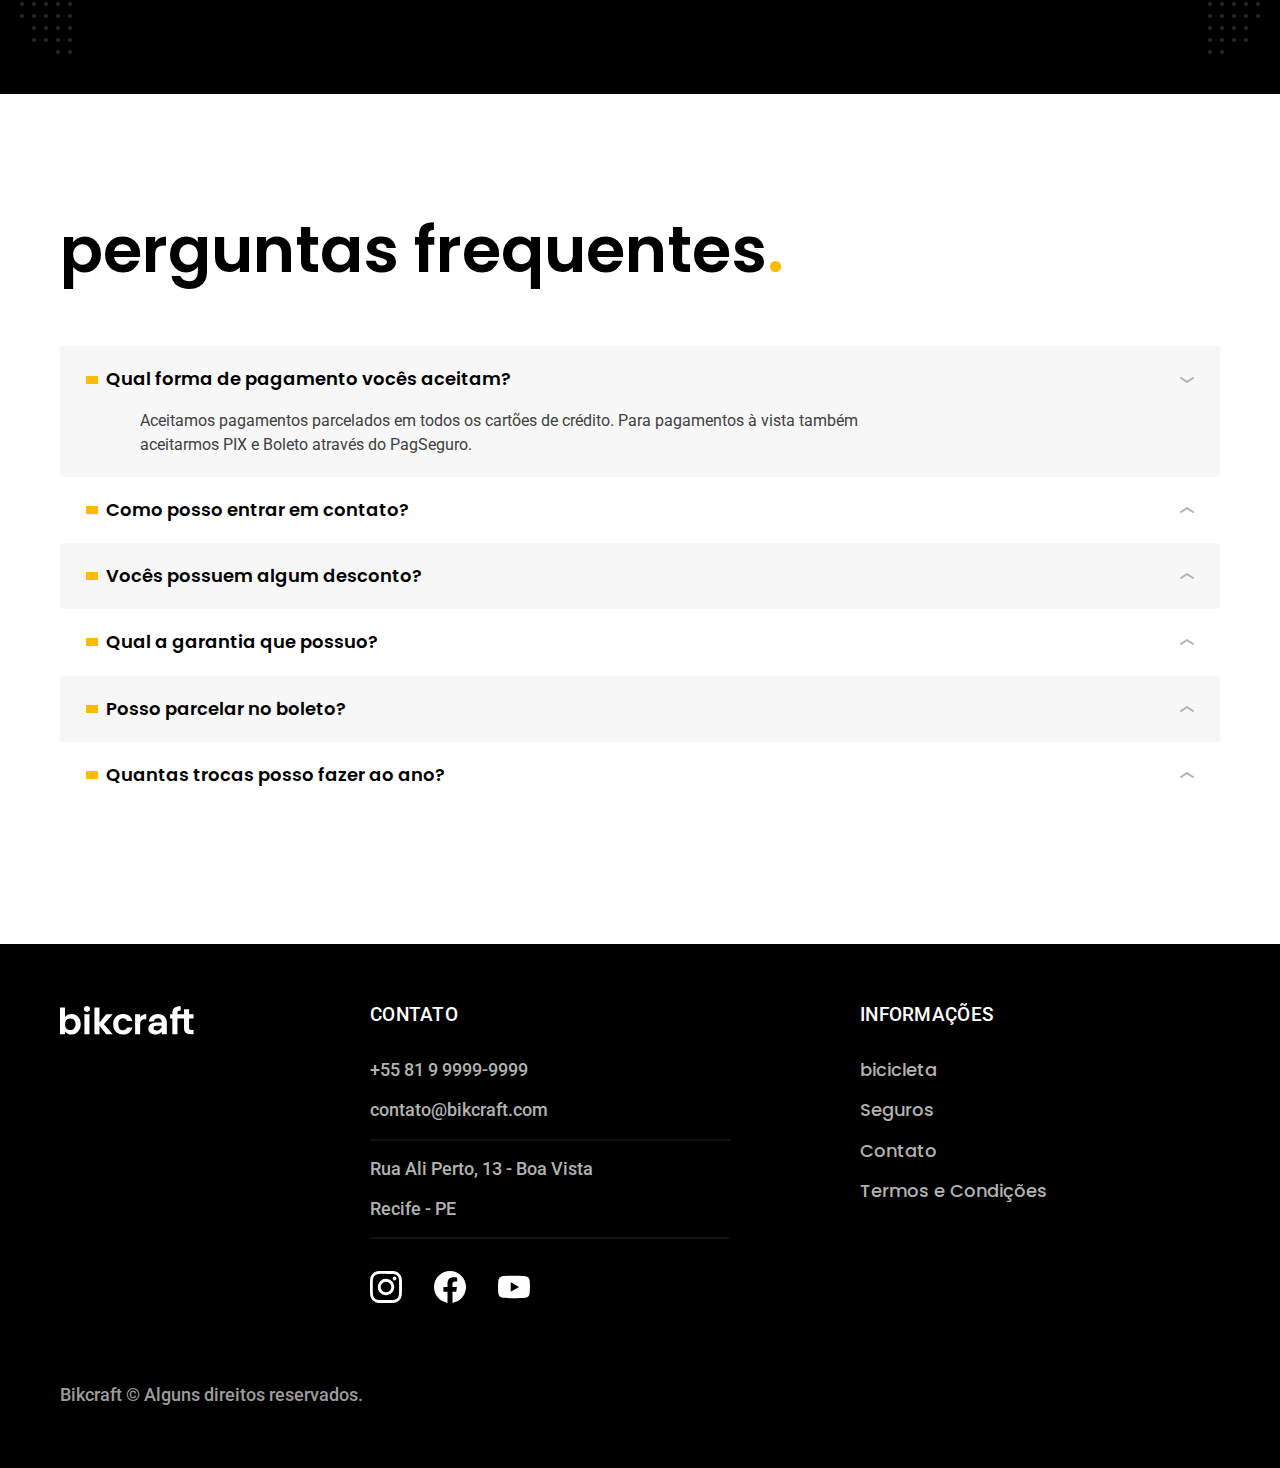
<file: seguro.html>
<!DOCTYPE html>

<html>

<head>
   <meta charset="utf-8">
   <meta name="viewport" content="width=device-width, initial-scale=1">
   <title>Projeto Final</title>
   <link rel="icon" href="./favicon.svg" type="image/svg+xml">
   <link rel="stylesheet" href="./css/main.min.css">
   <link rel="preconnect" href="https://fonts.googleapis.com">
   <link rel="preconnect" href="https://fonts.gstatic.com" crossorigin>
   <link href="https://fonts.googleapis.com/css2?family=Merriweather:ital,wght@1,900&family=Poppins:wght@100;200;300;400;500;600;700;800;900&family=Roboto:wght@400;500&display=swap" rel="stylesheet">
   <script>document.documentElement.classList.add('js');</script>

</head>

<body id="home">
   <header class="header-bg">
      <div class="topo container">
         <a href="./index.html" class="index"><img src="./img/bikcraft.svg"></a>
         <nav>
            <ul class="menu">
               <li><a href="bicicleta.html">Bicicletas</a></li>
               <li><a href="seguro.html" class="ativo">Seguros</a></li>
               <li><a href="contato.html">Contato</a></li>
            </ul>
         </nav>
      </div>
   </header>

   <main class="seguros-bg">
      <div class="titulo">
         <div class="seguro container">
            <p>Escolha o seguro</p>
            <h1>você seguro<span class="cor-p1">.</span></h1>
         </div>
      </div>
      <div class="seguro2 container">
         <div class="seguros2-item fadeInLeft" data-anime="200">
            <h3>Prata</h3>
            <span>R$ 199
               <span class="mensal">mensal</span>
            </span>
            <ul>
               <li>Duas trocas por ano</li>
               <li>Assistencia técnica</li>
               <li>Suporte 08h às 18h</li>
               <li>Corbetura estadual</li>
            </ul>
            <a href="./orcamento.html?tipo=seguro&produto=prata" class="botao secundario">Inscreva-se</a>
         </div>
         <div class="seguros2-item fadeInRight" data-anime="400">
            <h3 class="ouro">Ouro</h3>
            <span>R$ 299
               <span class="mensal">mensal</span>
            </span>

            <ul>
               <li>Cinco trocas por ano</li>
               <li>Assistencia especial</li>
               <li>Suporte 24h</li>
               <li>Corbetura nacional</li>
               <li>Desconto em parceiros</li>
               <li>Acesso ao Clube Bikcraft</li>
            </ul>
            <a href="./orcamento.html?tipo=seguro&produto=ouro" class="botao">Inscreva-se</a>
         </div>
      </div>
   </main>
   <article class="vantagens-bg">
      <div class="vantagens container">
         <h2>vantagens<span class="cor-p1">.</span></h2>
         <ul>
            <li>
               <img src="./img/icones/eletrica.svg" alt="">
               <h3>Reparo Elétrico</h3>
               <p>Garantimos o reparo completo do seu motor em caso de falhas. Sabemos que falhas são raras, mas estamos aqui para caso ocorra.</p>
            </li>
            <li>
               <img src="./img/icones/carbono.svg" alt="">
               <h3>Carbono</h3>
               <p>Nossos quadros são feitos para durar para sempre. Mas caso algo ocorra, ficamos felizes em reparar.</p>
            </li>
            <li>
               <img src="./img/icones/sustentavel.svg" alt="">
               <h3>Sustentável</h3>
               <p>Trabalhamos com a filosofia de desperdício zero. Qualquer parte defeituosa é reciclada e reutilizada em outro projeto.</p>
            </li>
            <li>
               <img src="./img/icones/rastreador.svg" alt="">
               <h3>Recuperação</h3>
               <p>Utilizamos o GPS da sua Bikcraft em conjunto com especialistas em segurança para efetuarmos a recuperação..</p>
            </li>
            <li>
               <img src="./img/icones/seguro.svg" alt="">
               <h3>Segurança</h3>
               <p>Com o seguro Bikcraft você pode ficar tranquilo em saber que o seu dinheiro não será perdido em casos de roubo.</p>
            </li>
            <li>
               <img src="./img/icones/velocidade.svg" alt="">
               <h3>Rapidez</h3>
               <p>A sua Bikcraft ficará pronta para uso no mesmo dia, caso você traga ela para ser reparada em uma das filiais.</p>
            </li>
         </ul>
      </div>
   </article>
   <article class="perguntas container">
      <h2>perguntas frequentes<span class="cor-p1">.</span></h2>
      <dl>
         <div>
            <dt><button aria-controls="pergunta1" aria-expanded="true">Qual forma de pagamento vocês aceitam?</button></dt>
            <dd id="pergunta1" class="ativa">Aceitamos pagamentos parcelados em todos os cartões de crédito. Para pagamentos à vista também aceitarmos PIX e Boleto através do PagSeguro.</dd>
         </div>
         <div>
            <dt><button aria-controls="pergunta2" aria-expanded="false">Como posso entrar em contato?</button></dt>
            <dd id="pergunta2">Podem entrar em contato através de email, facebook e instagram. Mais informações no final da página</dd>
         </div>
         <div>
            <dt><button aria-controls="pergunta3" aria-expanded="false">Vocês possuem algum desconto?</button></dt>
            <dd id="pergunta3">Fazemos 10% de desconto em pagamentos à vista</dd>
         </div>
         <div>
            <dt><button aria-controls="pergunta4" aria-expanded="false">Qual a garantia que possuo?</button></dt>
            <dd id="pergunta4">Nossos estoques são abastecidos semanalmente</dd>
         </div>
         <div>
            <dt><button aria-controls="pergunta5" aria-expanded="false">Posso parcelar no boleto?</button></dt>
            <dd id="pergunta5">Infelizmente não, só parcelamos no cartão de crédito</dd>
         </div>
         <div>
            <dt><button aria-controls="pergunta6" aria-expanded="false">Quantas trocas posso fazer ao ano?</button></dt>
            <dd id="pergunta6">Duas no plano Prata e cinco no plano Ouro</dd>
         </div>
      </dl>
   </article>

   <footer class="footer-bg">
      <div class="footer container">
         <img src="img/bikcraft.svg" alt="Bikcraft" width="136" height="32">
         <div class="footer-contato">
            <h3>Contato</h3>
            <ul>
               <li>+55 81 9 9999-9999</li>
               <li>contato@bikcraft.com</li>
               <li>Rua Ali Perto, 13 - Boa Vista</li>
               <li>Recife - PE</li>
            </ul>

            <div class="footer-redes">
               <a href="www.instagram.com"><img src="./img/redes/instagram.svg" alt="instagram" width="32" height="32"></a>
               <a href="www.facebook.com"><img src="./img/redes/facebook.svg" alt="facebook" width="32" height="32"></a>
               <a href="www.youtube.com"><img src="./img/redes/youtube.svg" alt="youtube" width="32" height="32"></a>
            </div>
         </div>
         <div class="footer-info">
            <h3>Informações</h3>
            <nav>
               <ul class="mapa">
                  <li><a href="bicicleta.html">bicicleta</a></li>
                  <li><a href="seguro.html">Seguros</a></li>
                  <li><a href="contato.html">Contato</a></li>
                  <li><a href="termos.html">Termos e Condições</a></li>
               </ul>
            </nav>
         </div>
         <p class="direitos">Bikcraft © Alguns direitos reservados.</p>
      </div>
   </footer>
   <script src="./js/plugins/simple-anime.js"></script>
   <script src="./js/script.js"></script>
</body>

</html>
</file>
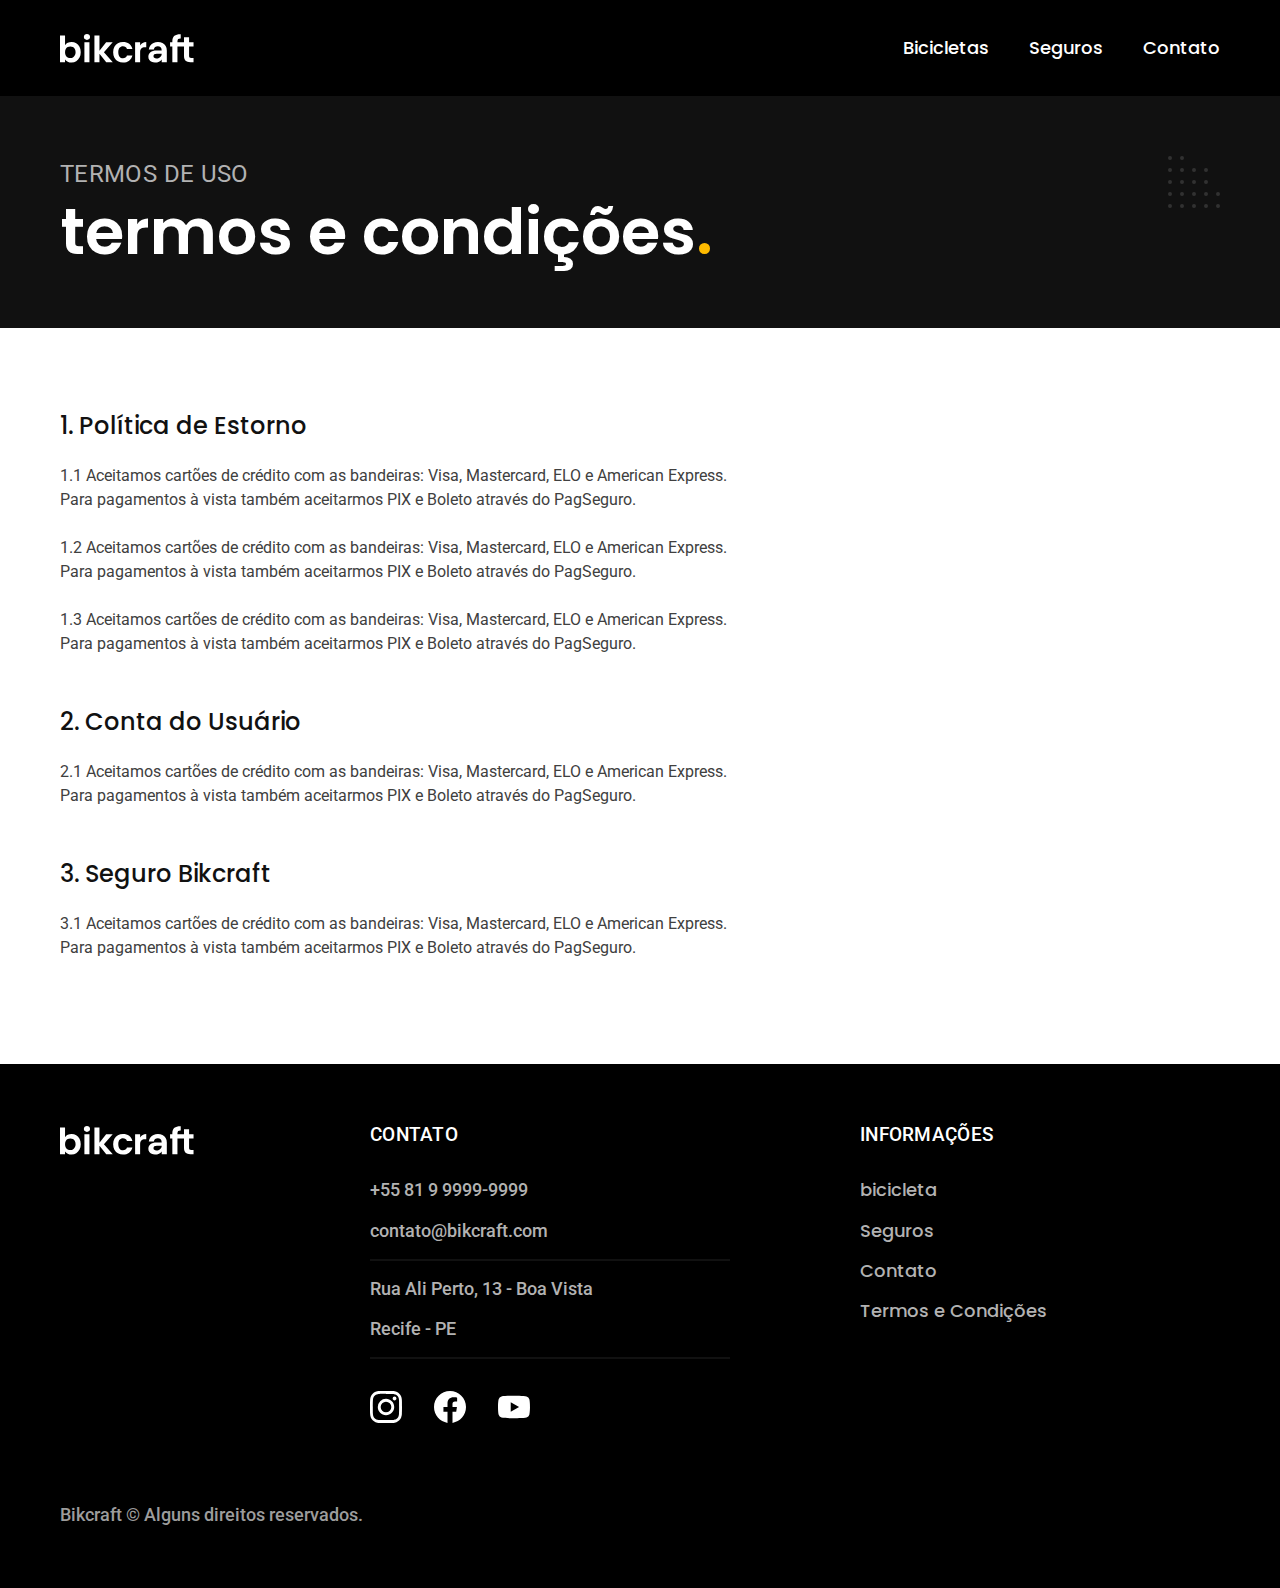
<file: termos.html>
<!DOCTYPE html>

<html>

<head>
   <meta charset="utf-8">
   <meta name="viewport" content="width=device-width, initial-scale=1">
   <title>Projeto Final</title>
   <link rel="icon" href="./favicon.svg" type="image/svg+xml">
   <link rel="stylesheet" href="./css/main.min.css">
   <link rel="preconnect" href="https://fonts.googleapis.com">
   <link rel="preconnect" href="https://fonts.gstatic.com" crossorigin>
   <link href="https://fonts.googleapis.com/css2?family=Merriweather:ital,wght@1,900&family=Poppins:wght@100;200;300;400;500;600;700;800;900&family=Roboto:wght@400;500&display=swap" rel="stylesheet">
   <script>document.documentElement.classList.add('js');</script>

</head>

<body id="home">
   <header class="header-bg">
      <div class="topo container">
         <a href="./index.html" class="index"><img src="./img/bikcraft.svg"></a>
         <nav>
            <ul class="menu">
               <li><a href="bicicleta.html">Bicicletas</a></li>
               <li><a href="seguro.html">Seguros</a></li>
               <li><a href="contato.html">Contato</a></li>
            </ul>
         </nav>
      </div>
   </header>
   <main>
      <div class="titulo">
         <div class="container">
            <p>termos de uso</p>
            <h1>termos e condições<span class="cor-p1">.</span></h1>
         </div>
      </div>
      <div class="termos container">
         <h2>1. Política de Estorno</h2>

         <p>1.1 Aceitamos cartões de crédito com as bandeiras: Visa, Mastercard, ELO e American Express. Para pagamentos à vista também aceitarmos PIX e Boleto através do PagSeguro.</p>

         <p>1.2 Aceitamos cartões de crédito com as bandeiras: Visa, Mastercard, ELO e American Express. Para pagamentos à vista também aceitarmos PIX e Boleto através do PagSeguro.</p>

         <p>1.3 Aceitamos cartões de crédito com as bandeiras: Visa, Mastercard, ELO e American Express. Para pagamentos à vista também aceitarmos PIX e Boleto através do PagSeguro.</p>

         <h2>2. Conta do Usuário</h2>

         <p>2.1 Aceitamos cartões de crédito com as bandeiras: Visa, Mastercard, ELO e American Express. Para pagamentos à vista também aceitarmos PIX e Boleto através do PagSeguro.</p>

         <h2>3. Seguro Bikcraft</h2>

         <p>3.1 Aceitamos cartões de crédito com as bandeiras: Visa, Mastercard, ELO e American Express. Para pagamentos à vista também aceitarmos PIX e Boleto através do PagSeguro.</p>
      </div>
   </main>


   <footer class="footer-bg">
      <div class="footer container">
         <img src="img/bikcraft.svg" alt="Bikcraft" width="136" height="32">
         <div class="footer-contato">
            <h3>Contato</h3>
            <ul>
               <li>+55 81 9 9999-9999</li>
               <li>contato@bikcraft.com</li>
               <li>Rua Ali Perto, 13 - Boa Vista</li>
               <li>Recife - PE</li>
            </ul>

            <div class="footer-redes">
               <a href="www.instagram.com"><img src="./img/redes/instagram.svg" alt="instagram" width="32" height="32"></a>
               <a href="www.facebook.com"><img src="./img/redes/facebook.svg" alt="facebook" width="32" height="32"></a>
               <a href="www.youtube.com"><img src="./img/redes/youtube.svg" alt="youtube" width="32" height="32"></a>
            </div>
         </div>
         <div class="footer-info">
            <h3>Informações</h3>
            <nav>
               <ul class="mapa">
                  <li><a href="bicicleta.html">bicicleta</a></li>
                  <li><a href="seguro.html">Seguros</a></li>
                  <li><a href="contato.html">Contato</a></li>
                  <li><a href="termos.html">Termos e Condições</a></li>
               </ul>
            </nav>
         </div>
         <p class="direitos">Bikcraft © Alguns direitos reservados.</p>
      </div>
   </footer>
   <script src="./js/script.js"></script>
</body>

</html>
</file>
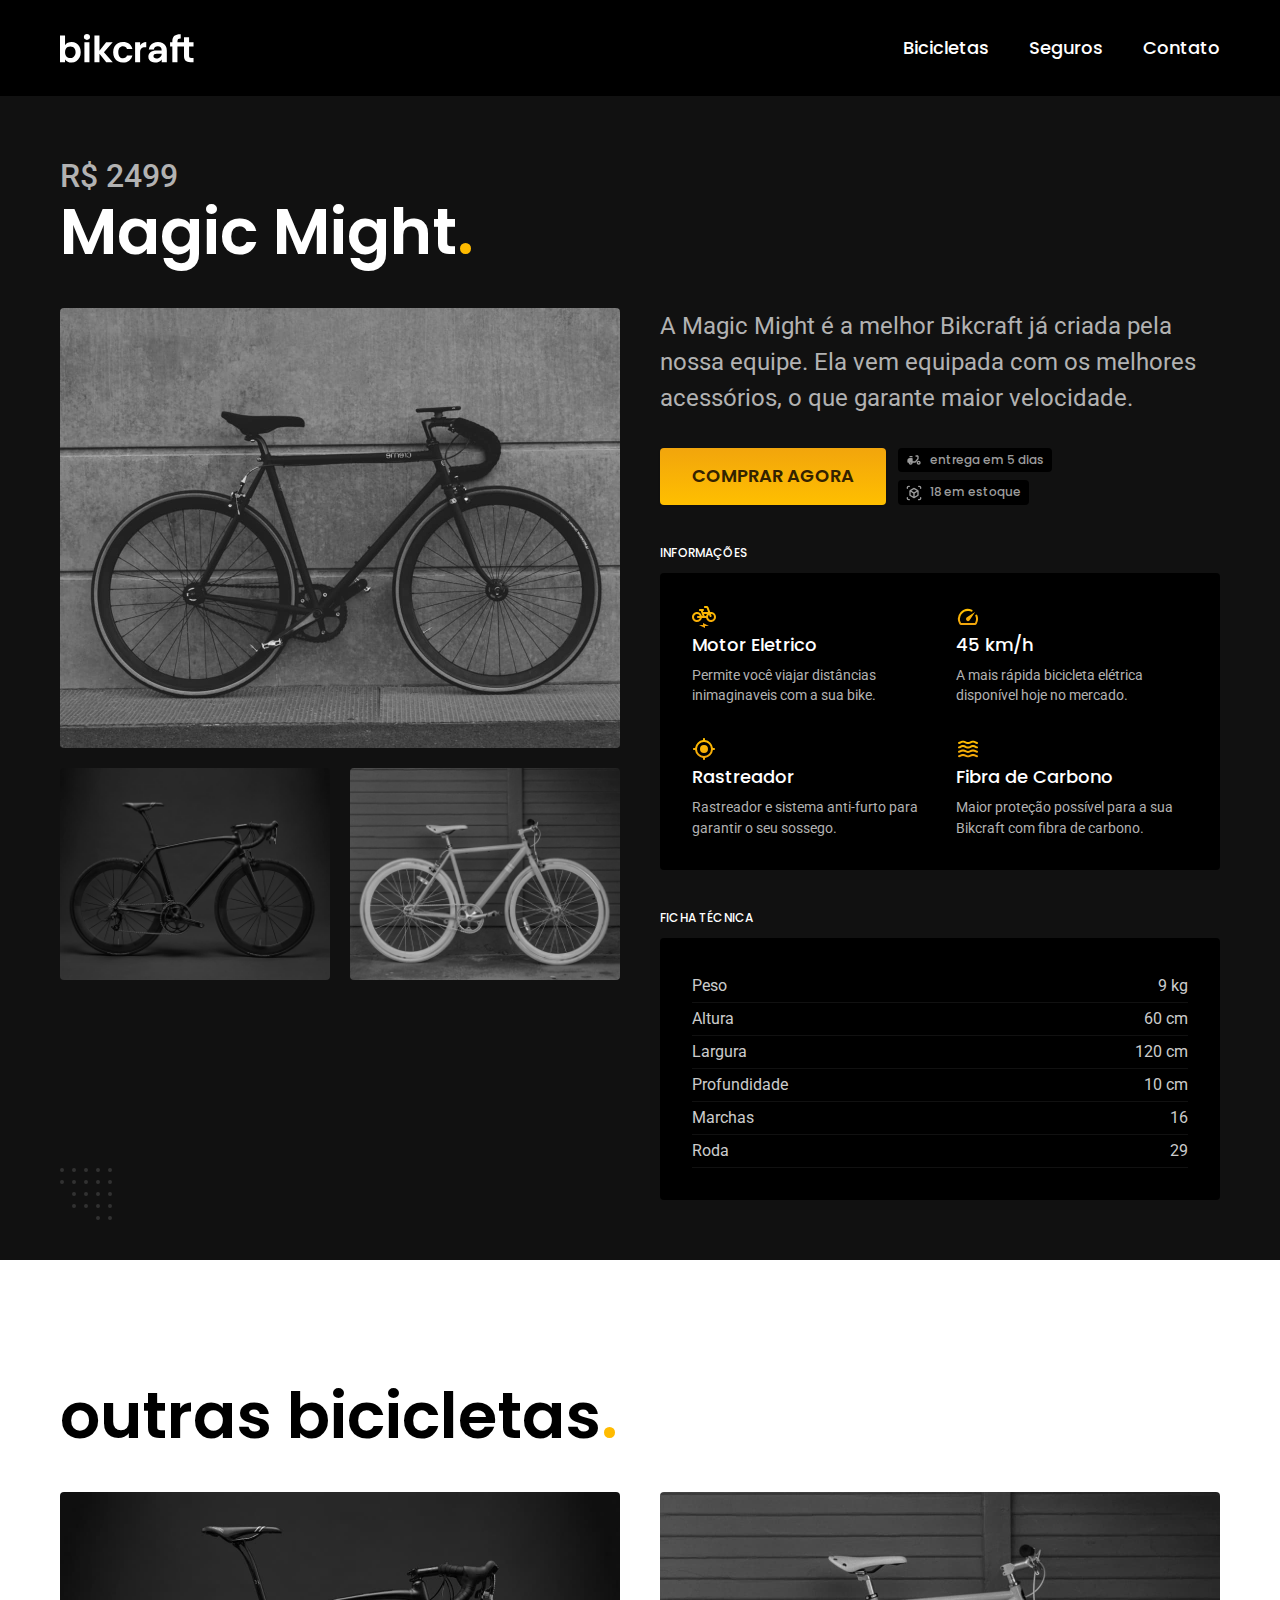
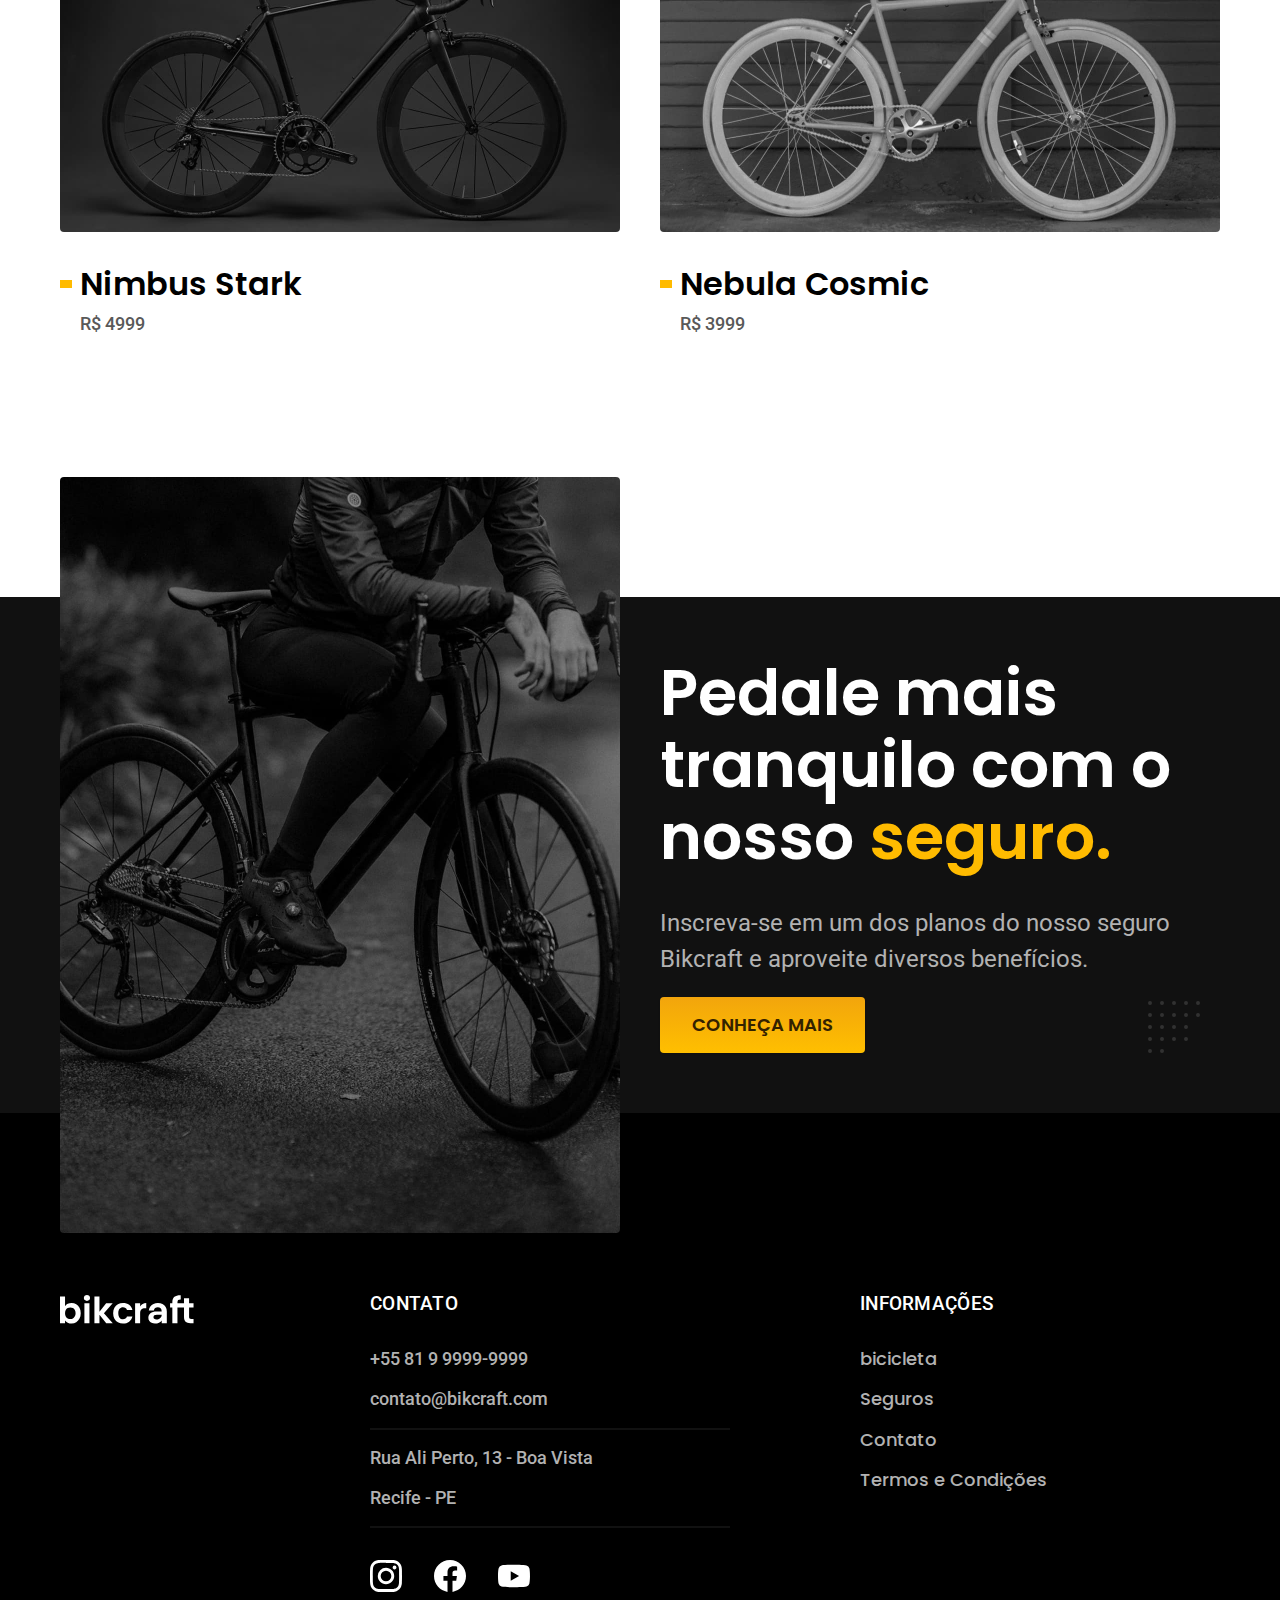
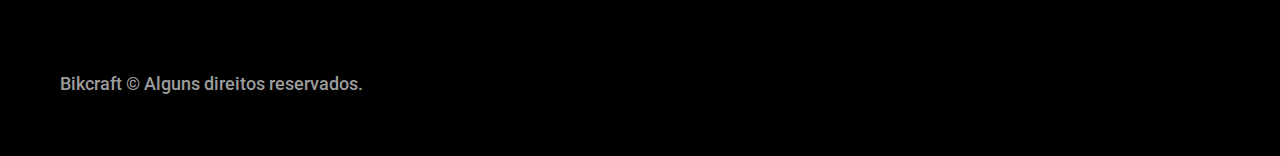
<file: bicicletas/magic.html>
<!DOCTYPE html>

<html>

<head>
   <meta charset="utf-8">
   <meta name="viewport" content="width=device-width, initial-scale=1">
   <title>Projeto Final</title>
   <link rel="icon" href="../favicon.svg" type="image/svg+xml">
   <link rel="stylesheet" href="../css/main.min.css">
   <link rel="preconnect" href="https://fonts.googleapis.com">
   <link rel="preconnect" href="https://fonts.gstatic.com" crossorigin>
   <link href="https://fonts.googleapis.com/css2?family=Merriweather:ital,wght@1,900&family=Poppins:wght@100;200;300;400;500;600;700;800;900&family=Roboto:wght@400;500&display=swap" rel="stylesheet">

   <script>document.documentElement.classList.add('js');</script>

</head>

<body id="bicicletas">
   <header class="header-bg">
      <div class="topo container">
         <a href="../index.html" class="index"><img src="../img/bikcraft.svg"></a>
         <nav>
            <ul class="menu">
               <li><a href="../bicicleta.html">Bicicletas</a></li>
               <li><a href="../seguro.html">Seguros</a></li>
               <li><a href="../contato.html">Contato</a></li>
            </ul>
         </nav>
      </div>
   </header>
   <main class="bicicleta-bg">
      <div class="bicicleta container">
         <div class="bicicleta-titulo">
            <span class="preco1">R$ 2499</span>
            <h1>Magic Might<span class="cor-p1">.</span></h1>
         </div>
         <div class="bicicleta-imagens">
            <img src="../img/bicicleta/nimbus2.jpg" alt="bicicleta preta" width="560" height="440">
            <img src="../img/bicicleta/nimbus1.jpg" alt="bicicleta branca" width="560" height="440">
            <img src="../img/bicicleta/nimbus3.jpg" alt="bicicleta preta" width="560" height="440">
         </div>
         <div class="bicicleta-conteudo">
            <p>A Magic Might é a melhor Bikcraft já criada pela nossa equipe. Ela vem equipada com os melhores acessórios, o que garante maior velocidade.</p>
            <div class="bicicleta-comprar">
               <a class="botao" href="../orcamento.html?tipo=bikcraft&produto=magic">Comprar agora</a>
               <span>
                  <img src="../img/icones/entrega.svg">
                  entrega em 5 dias
               </span>
               <span>
                  <img src="../img/icones/estoque.svg">
                  18 em estoque
               </span>
            </div>
            <h2 class="info">Informações</h2>
            <ul class="bicicleta-info">
               <li> <img src="../img/icones/eletrica.svg">
                  <h3>Motor Eletrico</h3>
                  <p>Permite você viajar distâncias inimaginaveis com a sua bike.</p>
               </li>
               <li> <img src="../img/icones/velocidade.svg">
                  <h3>45 km/h</h3>
                  <p>A mais rápida bicicleta elétrica disponível hoje no mercado.</p>
               </li>
               <li> <img src="../img/icones/rastreador.svg">
                  <h3>Rastreador</h3>
                  <p>Rastreador e sistema anti-furto para garantir o seu sossego.</p>
               </li>
               <li> <img src="../img/icones/carbono.svg">
                  <h3>Fibra de Carbono</h3>
                  <p>Maior proteção possível para a sua Bikcraft com fibra de carbono.</p>
               </li>
            </ul>
            <h2>Ficha Técnica</h2>
            <ul class="bicicleta-ficha">
               <li>Peso <span>9 kg</span></li>
               <li>Altura <span>60 cm</span></li>
               <li>Largura <span>120 cm</span></li>
               <li>Profundidade <span>10 cm</span></li>
               <li>Marchas <span>16</span></li>
               <li>Roda <span>29</span></li>
            </ul>
         </div>
      </div>
   </main>
   <article class="bicicleta-lista container">
      <h2>outras bicicletas<span class="cor-p1">.</span></h2>
      <ul>
         <li>
            <a href="./nimbus.html">
               <img src="../img/bicicletas/nimbus.jpg" alt="bicicleta preta">
               <h3>Nimbus Stark</h3><span>R$ 4999</span>
            </a>
         </li>
         <li>
            <a href="./nebula.html">
               <img src="../img/bicicletas/nebula.jpg" alt="bicicleta branca">
               <h3>Nebula Cosmic</h3><span>R$ 3999</span>
            </a>
         </li>
      </ul>
   </article>
   <article class="seguro-bg2">
      <div class="seguro container">
         <div class="seguro-imagem">
            <img src="../img/fotos/seguros.jpg" alt="Pessoa em cima de uma bicicleta">
         </div>
         <div class="seguro-conteudo">
            <h2>Pedale mais tranquilo com o nosso <span class="cor-p1">seguro.</span></h2>
            <p>Inscreva-se em um dos planos do nosso seguro Bikcraft e aproveite diversos benefícios.</p>
            <a class="botao" href="../seguro.html">Conheça Mais</a>
         </div>
      </div>
   </article>
   <footer class="footer-bg">
      <div class="footer container">
         <img src="../img/bikcraft.svg" alt="Bikcraft" width="136" height="32">
         <div class="footer-contato">
            <h3>Contato</h3>
            <ul>
               <li>+55 81 9 9999-9999</li>
               <li>contato@bikcraft.com</li>
               <li>Rua Ali Perto, 13 - Boa Vista</li>
               <li>Recife - PE</li>
            </ul>

            <div class="footer-redes">
               <a href="www.instagram.com"><img src="../img/redes/instagram.svg" alt="instagram" width="32" height="32"></a>
               <a href="www.facebook.com"><img src="../img/redes/facebook.svg" alt="facebook" width="32" height="32"></a>
               <a href="www.youtube.com"><img src="../img/redes/youtube.svg" alt="youtube" width="32" height="32"></a>
            </div>
         </div>
         <div class="footer-info">
            <h3>Informações</h3>
            <nav>
               <ul class="mapa">
                  <li><a href="../bicicleta.html">bicicleta</a></li>
                  <li><a href="../seguro.html">Seguros</a></li>
                  <li><a href="../contato.html">Contato</a></li>
                  <li><a href="../termos.html">Termos e Condições</a></li>
               </ul>
            </nav>
         </div>
         <p class="direitos">Bikcraft © Alguns direitos reservados.</p>
      </div>
   </footer>
   <script src="../js/script.js"></script>
</body>

</html>
</file>
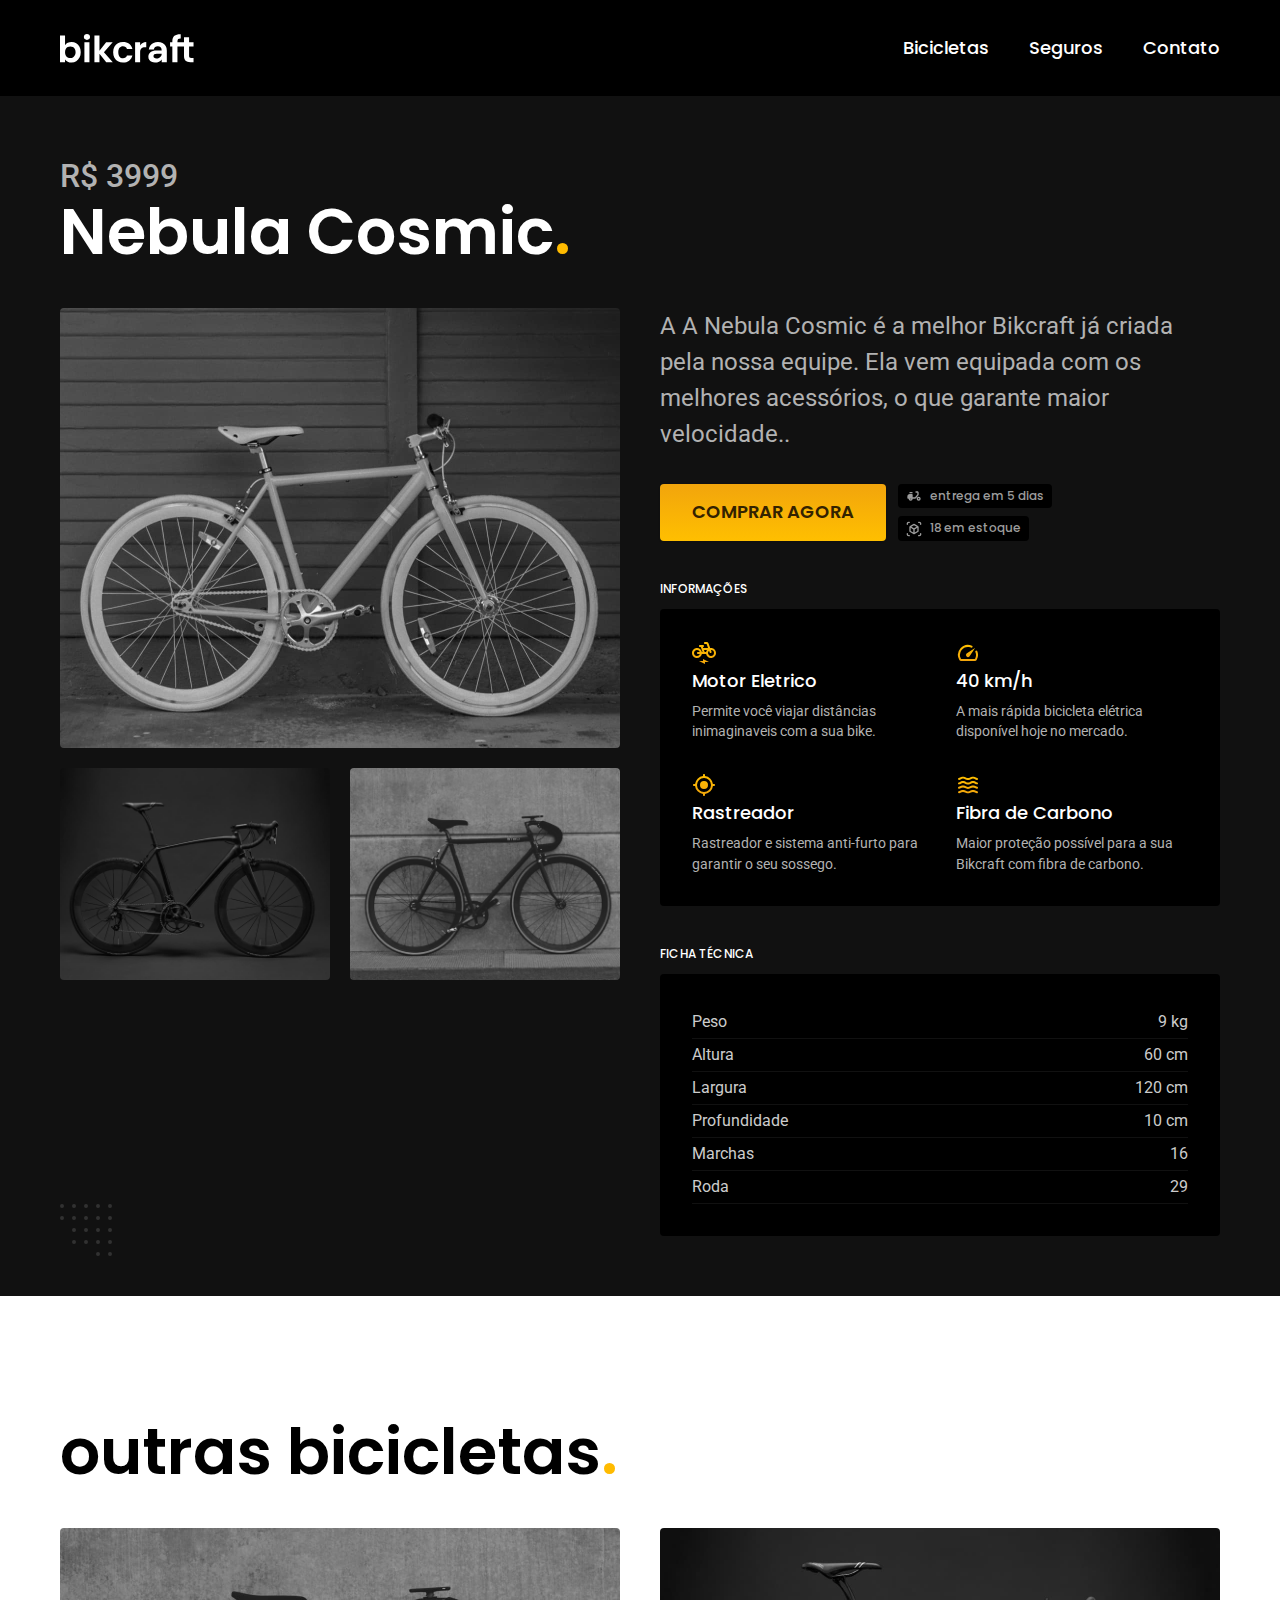
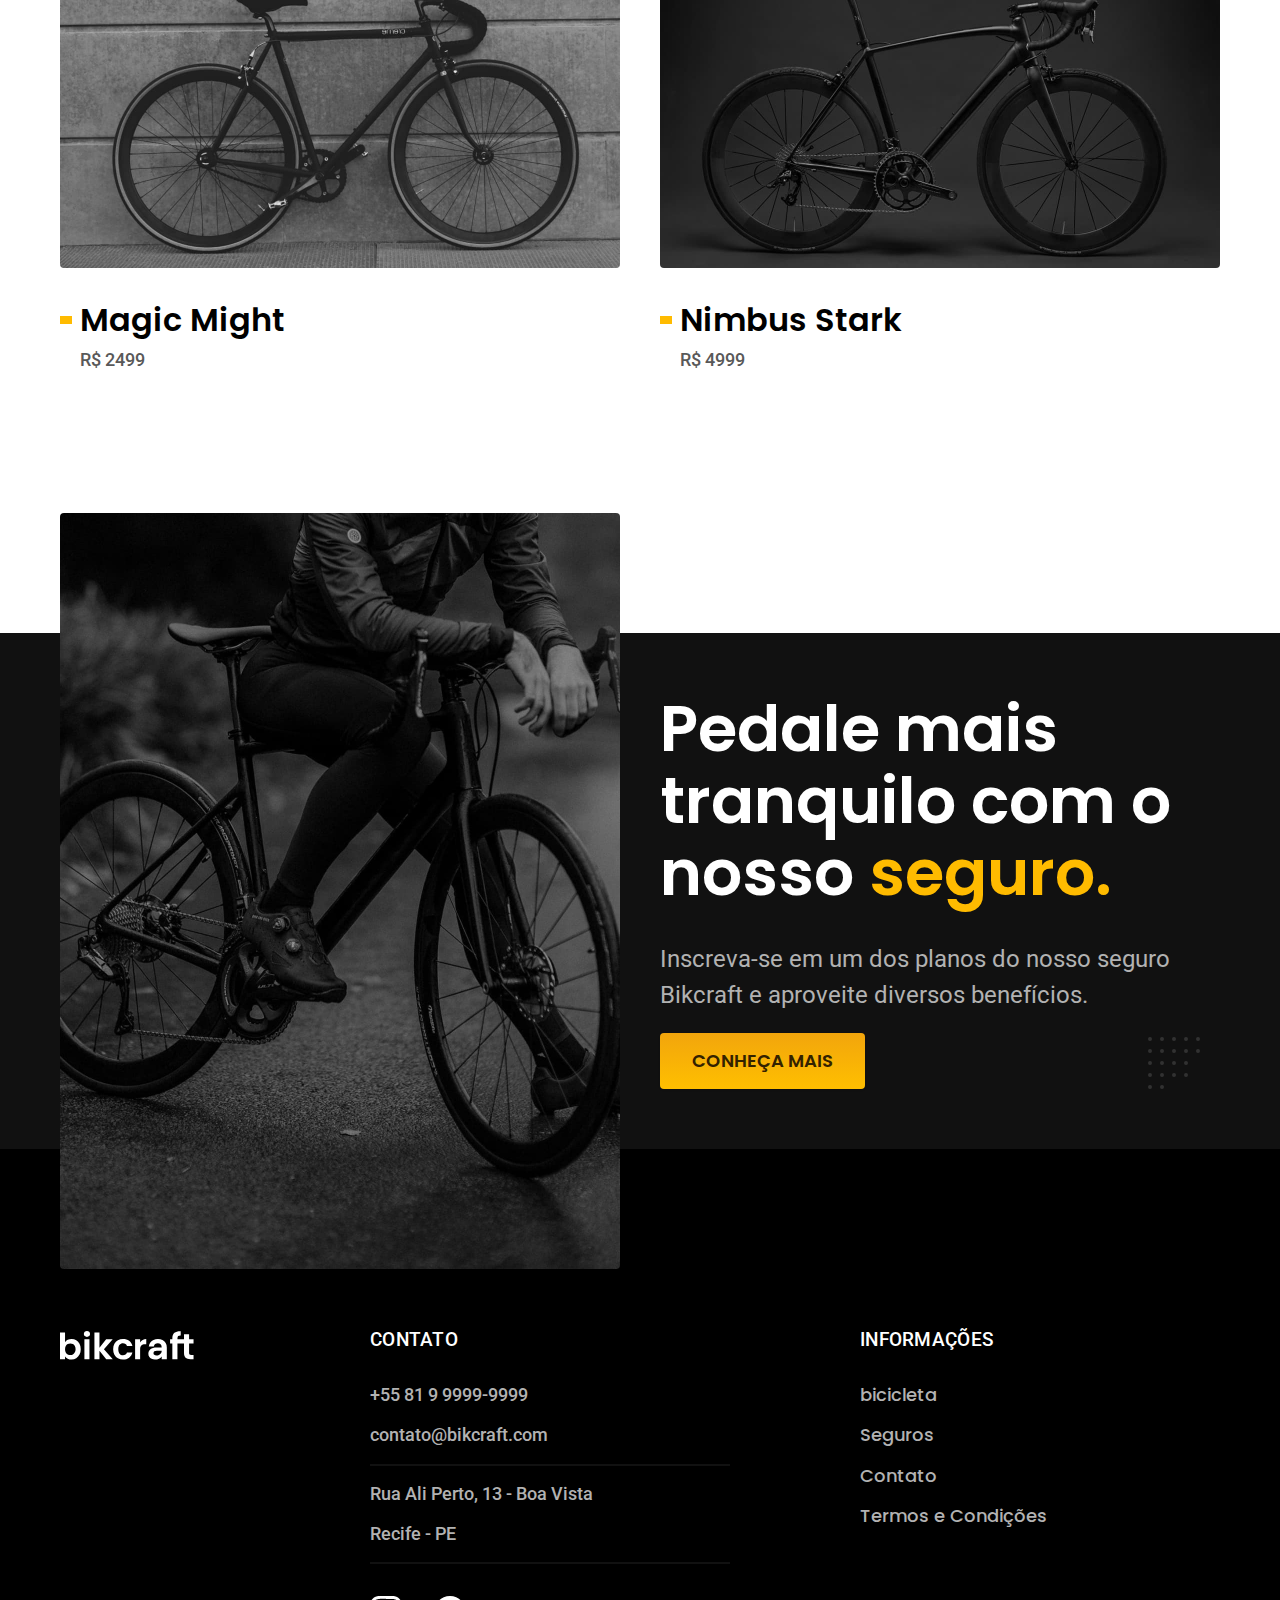
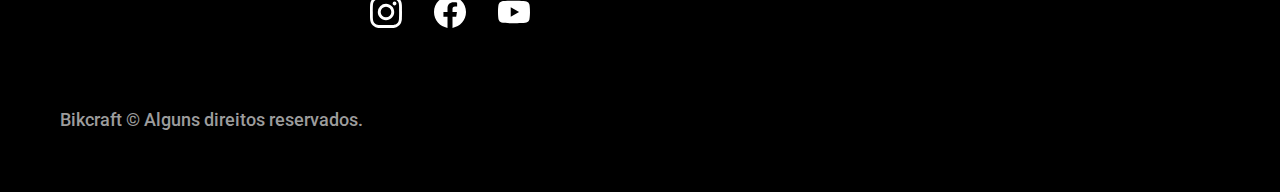
<file: bicicletas/nebula.html>
<!DOCTYPE html>

<html>

<head>
   <meta charset="utf-8">
   <meta name="viewport" content="width=device-width, initial-scale=1">
   <title>Projeto Final</title>
   <link rel="icon" href="../favicon.svg" type="image/svg+xml">
   <link rel="stylesheet" href="../css/main.min.css">
   <link rel="preconnect" href="https://fonts.googleapis.com">
   <link rel="preconnect" href="https://fonts.gstatic.com" crossorigin>
   <link href="https://fonts.googleapis.com/css2?family=Merriweather:ital,wght@1,900&family=Poppins:wght@100;200;300;400;500;600;700;800;900&family=Roboto:wght@400;500&display=swap" rel="stylesheet">
   <script>document.documentElement.classList.add('js');</script>

</head>

<body id="bicicletas">
   <header class="header-bg">
      <div class="topo container">
         <a href="../index.html" class="index"><img src="../img/bikcraft.svg"></a>
         <nav>
            <ul class="menu">
               <li><a href="../bicicleta.html">Bicicletas</a></li>
               <li><a href="../seguro.html">Seguros</a></li>
               <li><a href="../contato.html">Contato</a></li>
            </ul>
         </nav>
      </div>
   </header>
   <main class="bicicleta-bg">
      <div class="bicicleta container">
         <div class="bicicleta-titulo">
            <span class="preco1">R$ 3999</span>
            <h1>Nebula Cosmic<span class="cor-p1">.</span></h1>
         </div>
         <div class="bicicleta-imagens">
            <img src="../img/bicicleta/nimbus3.jpg" alt="bicicleta branca" width="560" height="440">
            <img src="../img/bicicleta/nimbus1.jpg" alt="bicicleta preta" width="560" height="440">
            <img src="../img/bicicleta/nimbus2.jpg" alt="bicicleta preta" width="560" height="440">
         </div>
         <div class="bicicleta-conteudo">
            <p>A A Nebula Cosmic é a melhor Bikcraft já criada pela nossa equipe. Ela vem equipada com os melhores acessórios, o que garante maior velocidade..</p>
            <div class="bicicleta-comprar">
               <a class="botao" href="../orcamento.html?tipo=bikcraft&produto=nebula">Comprar agora</a>
               <span>
                  <img src="../img/icones/entrega.svg">
                  entrega em 5 dias
               </span>
               <span>
                  <img src="../img/icones/estoque.svg">
                  18 em estoque
               </span>
            </div>
            <h2 class="info">Informações</h2>
            <ul class="bicicleta-info">
               <li> <img src="../img/icones/eletrica.svg">
                  <h3>Motor Eletrico</h3>
                  <p>Permite você viajar distâncias inimaginaveis com a sua bike.</p>
               </li>
               <li> <img src="../img/icones/velocidade.svg">
                  <h3>40 km/h</h3>
                  <p>A mais rápida bicicleta elétrica disponível hoje no mercado.</p>
               </li>
               <li> <img src="../img/icones/rastreador.svg">
                  <h3>Rastreador</h3>
                  <p>Rastreador e sistema anti-furto para garantir o seu sossego.</p>
               </li>
               <li> <img src="../img/icones/carbono.svg">
                  <h3>Fibra de Carbono</h3>
                  <p>Maior proteção possível para a sua Bikcraft com fibra de carbono.</p>
               </li>
            </ul>
            <h2>Ficha Técnica</h2>
            <ul class="bicicleta-ficha">
               <li>Peso <span>9 kg</span></li>
               <li>Altura <span>60 cm</span></li>
               <li>Largura <span>120 cm</span></li>
               <li>Profundidade <span>10 cm</span></li>
               <li>Marchas <span>16</span></li>
               <li>Roda <span>29</span></li>
            </ul>
         </div>
      </div>
   </main>
   <article class="bicicleta-lista container">
      <h2>outras bicicletas<span class="cor-p1">.</span></h2>
      <ul>
         <li>
            <a href="./magic.html">
               <img src="../img/bicicletas/magic.jpg" alt="bicicleta preta">
               <h3>Magic Might</h3><span>R$ 2499</span>
            </a>
         </li>
         <li>
            <a href="./nimbus.html">
               <img src="../img/bicicletas/nimbus.jpg" alt="bicicleta preta">
               <h3>Nimbus Stark</h3><span>R$ 4999</span>
            </a>
         </li>
      </ul>
   </article>
   <article class="seguro-bg2">
      <div class="seguro container">
         <div class="seguro-imagem">
            <img src="../img/fotos/seguros.jpg" alt="Pessoa em cima de uma bicicleta">
         </div>
         <div class="seguro-conteudo">
            <h2>Pedale mais tranquilo com o nosso <span class="cor-p1">seguro.</span></h2>
            <p>Inscreva-se em um dos planos do nosso seguro Bikcraft e aproveite diversos benefícios.</p>
            <a class="botao" href="../seguro.html">Conheça Mais</a>
         </div>
      </div>
   </article>
   <footer class="footer-bg">
      <div class="footer container">
         <img src="../img/bikcraft.svg" alt="Bikcraft" width="136" height="32">
         <div class="footer-contato">
            <h3>Contato</h3>
            <ul>
               <li>+55 81 9 9999-9999</li>
               <li>contato@bikcraft.com</li>
               <li>Rua Ali Perto, 13 - Boa Vista</li>
               <li>Recife - PE</li>
            </ul>

            <div class="footer-redes">
               <a href="www.instagram.com"><img src="../img/redes/instagram.svg" alt="instagram" width="32" height="32"></a>
               <a href="www.facebook.com"><img src="../img/redes/facebook.svg" alt="facebook" width="32" height="32"></a>
               <a href="www.youtube.com"><img src="../img/redes/youtube.svg" alt="youtube" width="32" height="32"></a>
            </div>
         </div>
         <div class="footer-info">
            <h3>Informações</h3>
            <nav>
               <ul class="mapa">
                  <li><a href="../bicicleta.html">bicicleta</a></li>
                  <li><a href="../seguro.html">Seguros</a></li>
                  <li><a href="../contato.html">Contato</a></li>
                  <li><a href="../termos.html">Termos e Condições</a></li>
               </ul>
            </nav>
         </div>
         <p class="direitos">Bikcraft © Alguns direitos reservados.</p>
      </div>
   </footer>
   <script src="../js/script.js"></script>
</body>

</html>
</file>
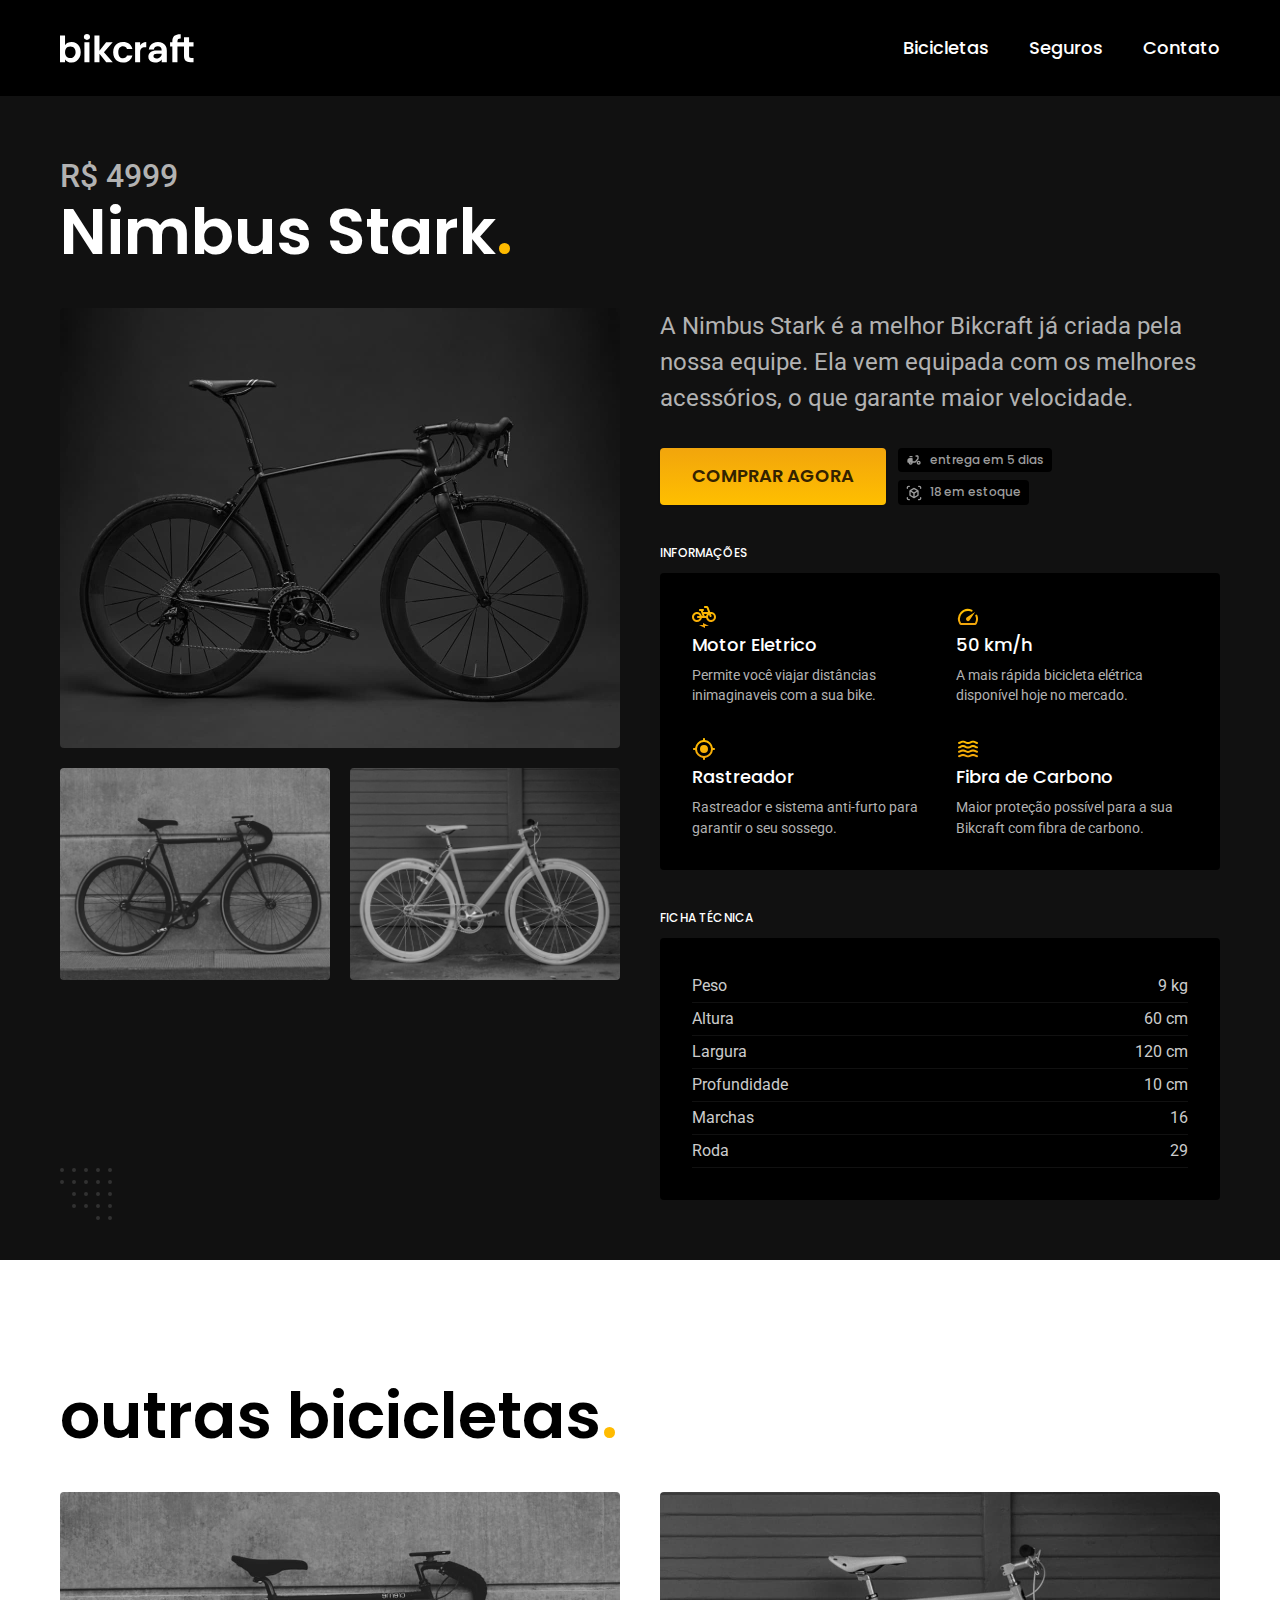
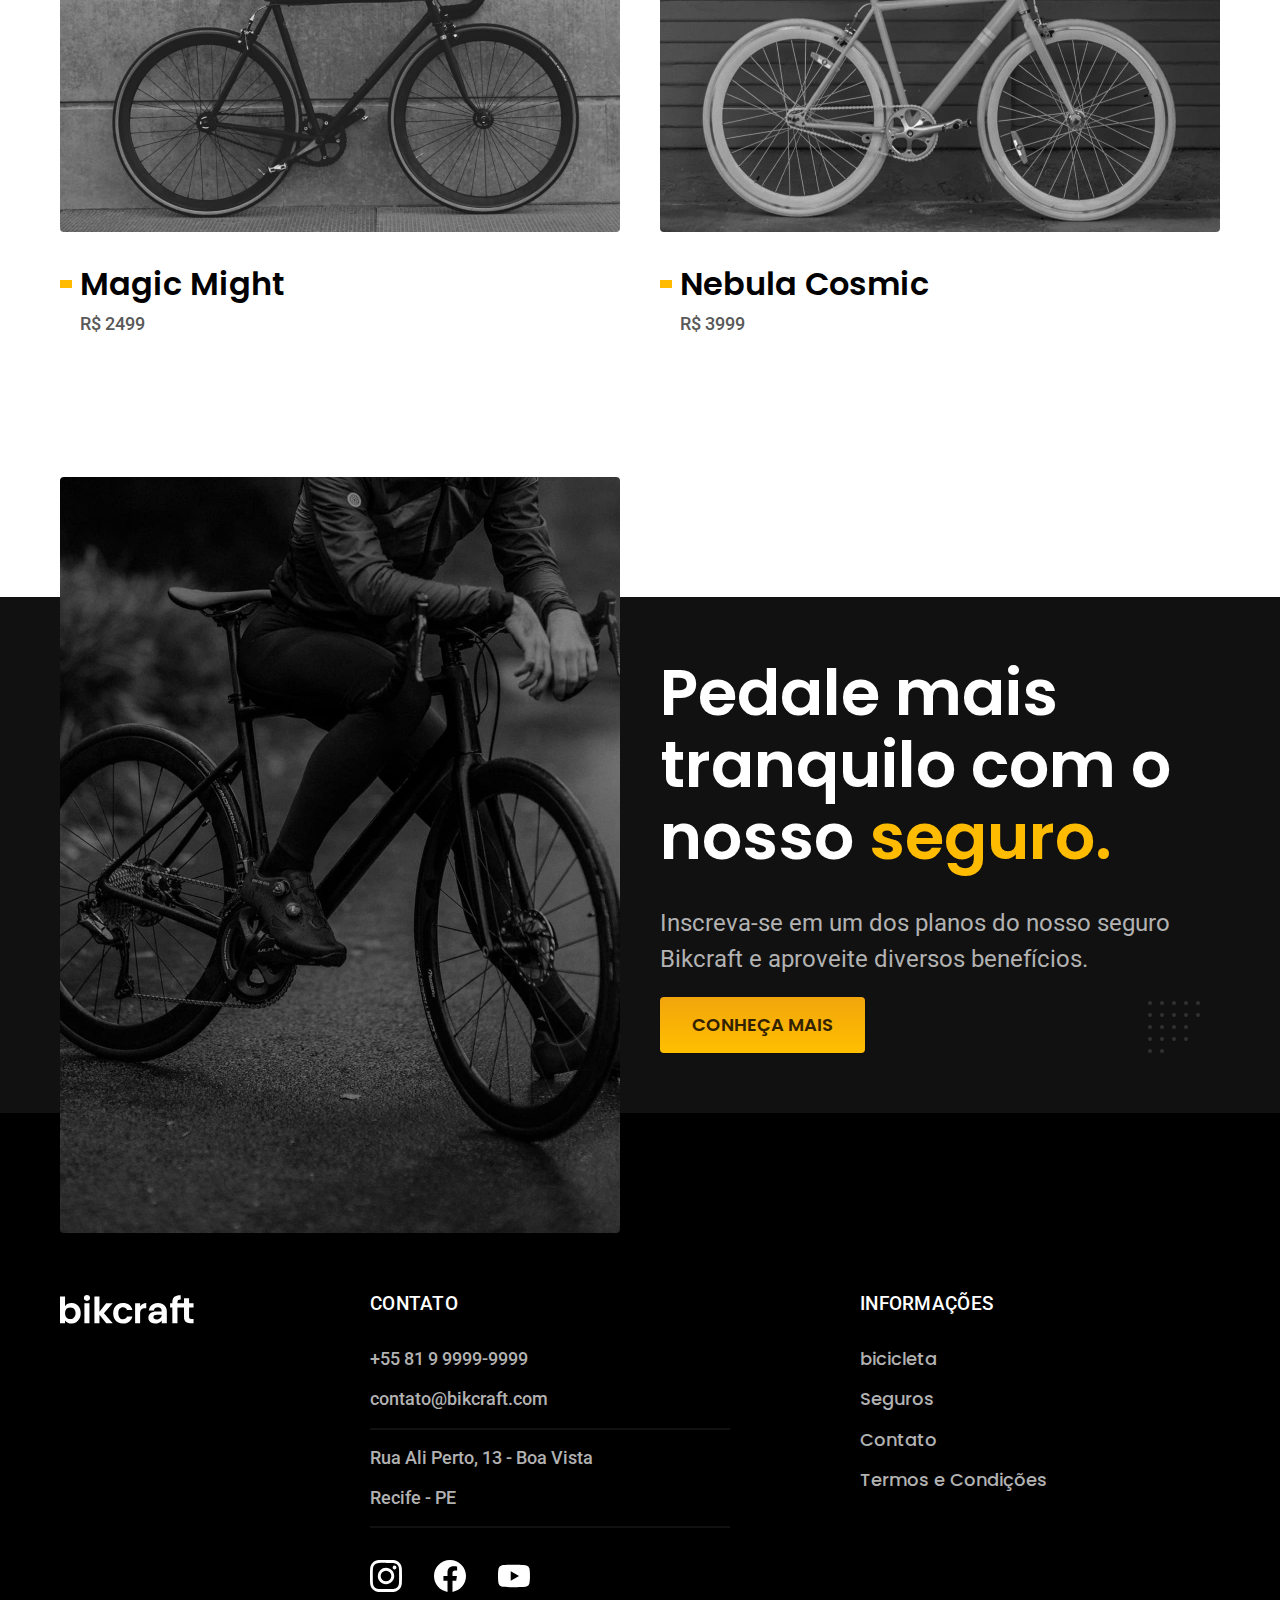
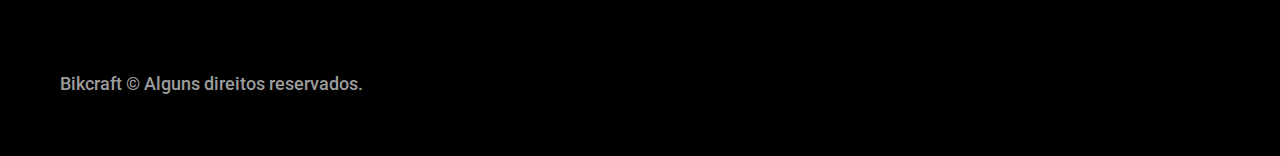
<file: bicicletas/nimbus.html>
<!DOCTYPE html>

<html>

<head>
   <meta charset="utf-8">
   <meta name="viewport" content="width=device-width, initial-scale=1">
   <title>Projeto Final</title>
   <link rel="icon" href="../favicon.svg" type="image/svg+xml">
   <link rel="stylesheet" href="../css/main.min.css">
   <link rel="preconnect" href="https://fonts.googleapis.com">
   <link rel="preconnect" href="https://fonts.gstatic.com" crossorigin>
   <link href="https://fonts.googleapis.com/css2?family=Merriweather:ital,wght@1,900&family=Poppins:wght@100;200;300;400;500;600;700;800;900&family=Roboto:wght@400;500&display=swap" rel="stylesheet">
   <script>document.documentElement.classList.add('js');</script>

</head>

<body id="bicicletas">
   <header class="header-bg">
      <div class="topo container">
         <a href="../index.html" class="index"><img src="../img/bikcraft.svg"></a>
         <nav>
            <ul class="menu">
               <li><a href="../bicicleta.html">Bicicletas</a></li>
               <li><a href="../seguro.html">Seguros</a></li>
               <li><a href="../contato.html">Contato</a></li>
            </ul>
         </nav>
      </div>
   </header>
   <main class="bicicleta-bg">
      <div class="bicicleta container">
         <div class="bicicleta-titulo">
            <span class="preco1">R$ 4999</span>
            <h1>Nimbus Stark<span class="cor-p1">.</span></h1>
         </div>
         <div class="bicicleta-imagens">
            <img src="../img/bicicleta/nimbus1.jpg" alt="bicicleta preta" width="560" height="440">
            <img src="../img/bicicleta/nimbus2.jpg" alt="bicicleta branca" width="560" height="440">
            <img src="../img/bicicleta/nimbus3.jpg" alt="bicicleta preta" width="560" height="440">
         </div>
         <div class="bicicleta-conteudo">
            <p>A Nimbus Stark é a melhor Bikcraft já criada pela nossa equipe. Ela vem equipada com os melhores acessórios, o que garante maior velocidade.</p>
            <div class="bicicleta-comprar">
               <a class="botao" href="../orcamento.html?tipo=bikcraft&produto=nimbus">Comprar agora</a>
               <span>
                  <img src="../img/icones/entrega.svg">
                  entrega em 5 dias
               </span>
               <span>
                  <img src="../img/icones/estoque.svg">
                  18 em estoque
               </span>
            </div>
            <h2 class="info">Informações</h2>
            <ul class="bicicleta-info">
               <li> <img src="../img/icones/eletrica.svg">
                  <h3>Motor Eletrico</h3>
                  <p>Permite você viajar distâncias inimaginaveis com a sua bike.</p>
               </li>
               <li> <img src="../img/icones/velocidade.svg">
                  <h3>50 km/h</h3>
                  <p>A mais rápida bicicleta elétrica disponível hoje no mercado.</p>
               </li>
               <li> <img src="../img/icones/rastreador.svg">
                  <h3>Rastreador</h3>
                  <p>Rastreador e sistema anti-furto para garantir o seu sossego.</p>
               </li>
               <li> <img src="../img/icones/carbono.svg">
                  <h3>Fibra de Carbono</h3>
                  <p>Maior proteção possível para a sua Bikcraft com fibra de carbono.</p>
               </li>
            </ul>
            <h2>Ficha Técnica</h2>
            <ul class="bicicleta-ficha">
               <li>Peso <span>9 kg</span></li>
               <li>Altura <span>60 cm</span></li>
               <li>Largura <span>120 cm</span></li>
               <li>Profundidade <span>10 cm</span></li>
               <li>Marchas <span>16</span></li>
               <li>Roda <span>29</span></li>
            </ul>
         </div>
      </div>
   </main>
   <article class="bicicleta-lista container">
      <h2>outras bicicletas<span class="cor-p1">.</span></h2>
      <ul>
         <li>
            <a href="./magic.html">
               <img src="../img/bicicletas/magic.jpg" alt="bicicleta preta">
               <h3>Magic Might</h3><span>R$ 2499</span>
            </a>
         </li>
         <li>
            <a href="./nebula.html">
               <img src="../img/bicicletas/nebula.jpg" alt="bicicleta branca">
               <h3>Nebula Cosmic</h3><span>R$ 3999</span>
            </a>
         </li>
      </ul>
   </article>
   <article class="seguro-bg2">
      <div class="seguro container">
         <div class="seguro-imagem">
            <img src="../img/fotos/seguros.jpg" alt="Pessoa em cima de uma bicicleta">
         </div>
         <div class="seguro-conteudo">
            <h2>Pedale mais tranquilo com o nosso <span class="cor-p1">seguro.</span></h2>
            <p>Inscreva-se em um dos planos do nosso seguro Bikcraft e aproveite diversos benefícios.</p>
            <a class="botao" href="../seguro.html">Conheça Mais</a>
         </div>
      </div>
   </article>
   <footer class="footer-bg">
      <div class="footer container">
         <img src="../img/bikcraft.svg" alt="Bikcraft" width="136" height="32">
         <div class="footer-contato">
            <h3>Contato</h3>
            <ul>
               <li>+55 81 9 9999-9999</li>
               <li>contato@bikcraft.com</li>
               <li>Rua Ali Perto, 13 - Boa Vista</li>
               <li>Recife - PE</li>
            </ul>

            <div class="footer-redes">
               <a href="www.instagram.com"><img src="../img/redes/instagram.svg" alt="instagram" width="32" height="32"></a>
               <a href="www.facebook.com"><img src="../img/redes/facebook.svg" alt="facebook" width="32" height="32"></a>
               <a href="www.youtube.com"><img src="../img/redes/youtube.svg" alt="youtube" width="32" height="32"></a>
            </div>
         </div>
         <div class="footer-info">
            <h3>Informações</h3>
            <nav>
               <ul class="mapa">
                  <li><a href="../bicicleta.html">bicicleta</a></li>
                  <li><a href="../seguro.html">Seguros</a></li>
                  <li><a href="../contato.html">Contato</a></li>
                  <li><a href="../termos.html">Termos e Condições</a></li>
               </ul>
            </nav>
         </div>
         <p class="direitos">Bikcraft © Alguns direitos reservados.</p>
      </div>
   </footer>
   <script src="../js/script.js"></script>
</body>

</html>
</file>
<file: css/main.min.css>
:root{--cor-0:#ffffff;--cor-1:#f7f7f7;--cor-2:#ededed;--cor-3:#dedede;--cor-4:#cccccc;--cor-5:#b2b2b2;--cor-6:#9c9c9c;--cor-7:#717171;--cor-8:#595959;--cor-9:#404040;--cor-10:#2e2e2e;--cor-11:#111111;--cor-12:#000000;--cor-p1:#ffbb00;--cor-p2:#e4a30b;--cor-p3:#a66f00;--cor-p4:#664400;--cor-p5:#332200}body{margin:0;font-family:poppins,sans-serif}a{text-decoration:none;color:inherit}h1,h2,p{margin:0}ul{list-style-type:none;margin:0;padding:0}li{margin:0;padding:0}.header-bg{background-color:var(--cor-12)}.topo{display:flex;justify-content:space-between;align-items:center;gap:20px;flex-wrap:wrap;padding-top:20px;padding-bottom:20px}.container{box-sizing:border-box;max-width:1200px;padding-left:20px;padding-right:20px;margin-left:auto;margin-right:auto}.menu{display:flex;flex-wrap:wrap;gap:40px}.menu a{display:inline-block;color:var(--cor-0);font:500 1.125rem/1.35 Poppins,sans-serif;padding:16px 0;position:relative}.menu a:after{content:"";display:block;height:2px;width:0;background:var(--cor-0);position:absolute;margin-top:4px;transition:.3s}.menu a.ativo::after,.menu a:hover::after{width:100%}.botao{display:inline-block;background:linear-gradient(0,#ffbf00,#f2a50c);box-shadow:0 1px 2px rgba(0,0,0,.1);border-radius:4px;padding:16px 32px;color:var(--cor-p5);width:max-content;text-transform:uppercase;font:600 1.125rem/1.35 Poppins,sans-serif;border:none;cursor:pointer}.botao:hover{background:linear-gradient(#ffb60d,#e59317)}.footer-bg{background-color:var(--cor-12)}.footer{display:grid;grid-template-columns:3fr 5fr 4fr;gap:40px;padding-top:60px;padding-bottom:60px}.footer h3{margin-bottom:32px;color:var(--cor-0);font-weight:500;letter-spacing:.015em;text-transform:uppercase;font-family:Roboto,sans-serif;margin-top:0}@media (max-width:1200){.footer h3{font-size:1.125rem}}.footer ul{margin-bottom:32px;color:var(--cor-5);font:500 1.125rem/1.35 Roboto,sans-serif;padding:0;list-style:none}.footer li{margin-bottom:16px}.footer-contato li:nth-child(2)::after,.footer-contato li:nth-child(4)::after{content:"";display:block;max-width:360px;background:var(--cor-11);height:2px;margin-top:16px}.footer-redes{display:flex;gap:32px}.footer-info ul{color:var(--cor-5);font:500 1.125rem/1.35 Poppins,sans-serif;padding:0;list-style:none}.direitos{grid-column:1/-1;margin-top:40px;color:var(--cor-6);font:500 1.125rem/1.35 Roboto,sans-serif}.intro-bg{background:var(--cor-12) url(../img/dec/bottom-left.svg) no-repeat bottom 40px left 20px;box-shadow:inset 0 -120px var(--cor-0)}.container-intro{display:grid;grid-template-columns:1fr 1fr;gap:0 40px}.intro{align-self:end;padding-bottom:200px}.container-intro h1{color:var(--cor-0);font:600 4rem/1.125 Poppins,sans-serif;margin-bottom:32px}.cor-p1{color:var(--cor-p1)}.texto1{color:var(--cor-5);padding-bottom:20px;font:400 1.5rem/1.5 Roboto,sans-serif;margin:0}.container-intro img{height:100%;object-fit:cover;border-radius:4px;max-width:100%;display:block}.bicicletas-lista{padding-top:60px;padding-bottom:120px}.bicicletas-lista h2{margin-bottom:20px;font:600 4rem/1.125 Poppins,sans-serif}@media (max-width:1200px){.bicicletas-lista h2{font-size:3rem}}.bicicletas-lista ul{max-width:1400px;padding:20px;margin:0 auto;gap:40px;display:flex;overflow-y:hidden}.bicicletas-lista li{flex:1;min-width:280px}.bicicletas-lista img{margin-bottom:16px;border-radius:4px;max-width:100%;height:auto;display:block}.bicicletas-lista a{color:var(--cor-12);display:block}.bicicletas-lista h3{margin-bottom:8px;display:flex;align-items:center;font:600 2rem/1.25 Poppins,sans-serif}.bicicletas-lista a:hover h3::before{width:24px}.bicicletas-lista h3::before{content:"";display:inline-block;margin-right:8px;width:12px;height:8px;background-color:var(--cor-p1);transition:width .2s}.bicicletas-lista li span{padding-left:20px;color:var(--cor-8);font:500 1.125rem/1.35 Roboto,sans-serif}.tec-bg{background:var(--cor-12);box-shadow:inset 0 120px var(--cor-0),inset 0 -120px var(--cor-0)}.tecnologia{display:grid;grid-template-columns:1fr 1fr;gap:40px}.tecno-conteudo{padding-top:180px;padding-bottom:180px}.avançado{color:var(--cor-5);text-transform:uppercase;display:block;margin-bottom:20px;font-weight:500;letter-spacing:.015em;font:400 1.5rem/1.5 Roboto,sans-serif}@media (max-width:1200px){.avançado{font-size:1.125rem}}.tecno-conteudo h2{margin-bottom:32px;color:var(--cor-0);font:600 4/1.125 Poppins,sans-serif;line-height:1.125}@media (max-width:1200px){.tecno-conteudo h2{font-size:3rem}}.tecno-texto{margin-bottom:20px;color:var(--cor-5);font:400 1.5rem/1.5 Roboto,sans-serif}@media (max-width:1200px){.tecno-texto{font-size:1.125rem}}.tecno-conteudo a{margin-bottom:80px}.link{display:inline-block;font:500 1.5rem/1.5 Poppins,sans-serif;color:var(--cor-p1);text-transform:uppercase;position:relative;padding-bottom:8px;cursor:pointer}.link:hover{color:var(--cor-1)}.link::after{content:"";display:block;width:100%;height:4px;background:currentColor;position:absolute;margin-top:4px}.tecno{display:flex;gap:40px}.tecno img{width:24px;margin-bottom:8px;max-width:100%;height:auto;display:block}.tecno h3{margin-bottom:8px;width:max-content;color:var(--cor-0);font:500 1.125rem/1.35 Poppins,sans-serif}.tecno p{color:var(--cor-5);font:400 1rem/1.5 Roboto,sans-serif}.tecno-imagem img{width:100%;height:100%;object-fit:cover;object-position:left;border-radius:4px;display:block}.parceiros{padding-top:60px;padding-bottom:120px}.parceiros h2{font:600 4rem/1.125 Poppins,sans-serif;font-weight:600;margin-bottom:60px;font-size:3rem}.parceiros ul{display:grid;grid-template-columns:repeat(4,1fr);max-width:1400px;padding:0 20px;margin:0 auto;list-style:none}.parceiros li{display:flex;padding:32px;border-left:2px solid var(--cor-2);justify-content:center}.parceiros li:first-child,.parceiros li:nth-child(5){border-left:none}.parceiros li:nth-child(n+5){border-top:2px solid var(--cor-2)}.depoimento{display:grid;grid-template-columns:1fr 1fr;background-color:var(--cor-p1)}.depoimento img{width:100%;height:100%;object-fit:cover;border-radius:0}.depoimento-conteudo{padding:40px 40px 80px 80px;display:flex;flex-direction:column;overflow:hidden;align-items:end;background:url(../img/dec/top-left-p.svg) no-repeat top 40px left 40px,url(../img/dec/bottom-right-p.svg) no-repeat bottom 40px right 40px}.conteudo{margin-top:auto;color:var(--cor-p5);font:600 1.69rem/1.25 Merriweather,sans-serif}.depoimento-conteudo p{font-style:italic;font-family:Merriweather;font-weight:900;max-width:32ch;position:relative;z-index:0;display:block;margin-bottom:32px}.depoimento p::before{content:"“";left:-50px;top:-20px;color:var(--cor-p2);font-size:5rem;position:absolute;z-index:-1}.depoimento p::after{content:"”";bottom:-60px;color:var(--cor-p2);font-size:5rem;position:absolute;z-index:-1}.depoimento-conteudo span{color:var(--cor-p4);font-weight:600;font:500 1.125rem/1.35 Poppins,sans-serif}.seguro-bg{background:var(--cor-11) url(../img/dec/bottom-left.svg) no-repeat bottom 40px left 20px}.seguros{padding-top:60px;padding-bottom:60px;display:grid;grid-template-columns:1fr 1fr;gap:40px;align-items:center}.seguros h2{grid-column:1/-1;color:var(--cor-0);font:600 4rem/1.125 Poppins,sans-serif}.seguros-item{display:grid;grid-template-columns:1fr auto;padding:32px 32px 32px 60px;border-radius:4px;background-color:var(--cor-12)}.seguros-item h3{font:600 2rem/1.25 Poppins,sans-serif;color:var(--cor-6);margin-bottom:40px;margin-top:0}.seguros-item span{grid-column:2;display:block;text-align:right}.preco{font:600 2rem/1.25 Poppins,sans-serif;color:var(--cor-0)}.mensal{font:500 0.75rem/1.35 Poppins,sans-serif;color:var(--cor-6)}.seguros-lista{grid-column:1/-1;margin-bottom:32px;color:var(--cor-0);font:500 1.125rem/1.35 Roboto,sans-serif;padding:0;list-style:none}.seguros-lista li{display:flex;align-items:center;position:relative;margin-top:20px}.ouro{color:var(--cor-p1)!important}.seguros-lista li::before{content:"";position:absolute;left:-21px;width:13px;height:9px;background-image:url(../img/icones/lista.svg)}.seguros-item a{grid-column:1/-1}.botao.secundario{background:var(--cor-10);color:var(--cor-2)}.titulo{background-color:var(--cor-11);padding:60px 0}.titulo p{margin-bottom:4px;color:var(--cor-5);letter-spacing:.015em;text-transform:uppercase;font:500 1.5rem/1.5 Roboto,sans-serif}.titulo h1{color:var(--cor-0);font:600 4rem/1.125 Poppins,sans-serif}.titulo div{background:url(../img/dec/top-right.svg) no-repeat top right 20px}@media (max-width:1200px){.titulo p{font-size:1.125rem}.titulo h1{font-size:3rem}}.bicicletas{display:grid;grid-template-columns:1fr 1fr;gap:40px;padding-top:60px;padding-bottom:60px;background:url(../img/dec/top-right.svg) no-repeat top 40px right 20px}.bicicletas-imagem{display:grid}.bicicletas-imagem img{grid-area:1/1;border-radius:4px;max-width:100%;height:auto;width:560px;display:block;object-fit:cover;object-position:center}.bicicletas-imagem span{grid-area:1/1;place-self:start end;margin-top:20px;padding:8px 16px 8px 8px;border-radius:5px 0 0 5px;background-color:var(--cor-12);color:var(--cor-0);font:500 1.125rem/1.35 Roboto,sans-serif}.bicicletas-conteudo{display:grid;grid-template-columns:1fr 1fr;align-content:start}.bicicletas h2,p{grid-column:1/-1}.bicicletas h2{margin-bottom:20px;font:600 2rem/1.25 Poppins,sans-serif}.bicicletas h2::before{content:"";display:block;width:12px;height:8px;background-color:var(--cor-p1);margin-bottom:8px}.bicicletas p{margin-bottom:32px;color:var(--cor-8);font:400 1rem/1.5 Roboto,sans-serif}.bicicletas ul{display:grid;gap:16px;color:var(--cor-8);font:500 1.125rem/1.35 Poppins,sans-serif}.bicicletas-conteudo img{width:24px;height:24px;margin-right:8px}.botao.seta{display:flex;align-items:center}.bicicletas a{place-self:end}.botao.seta::after{content:"";display:inline-block;width:18px;height:10px;margin-left:12px;background:url(../img/icones/seta.svg);transition:transform .2s}.bicicletas-bg{background-image:linear-gradient(to right,var(--cor-0) 30%,var(--cor-11) 0)}.bicicletas-bg h2{color:var(--cor-0)}.bicicletas-bg p{color:var(--cor-5)}.bicicleta-bg{background-color:var(--cor-11)}.bicicleta{display:grid;grid-template-columns:1fr 1fr;align-items:start;gap:40px;padding-top:60px;padding-bottom:60px;background:url(../img/dec/bottom-left.svg) no-repeat bottom 40px left 20px}.bicicleta-titulo{grid-column:1/-1}.preco1{color:var(--cor-5);font:500 2rem/1.25 Roboto,sans-serif}.bicicleta-titulo h1{color:var(--cor-0);font:600 4rem/1.125 Poppins,sans-serif}@media (max-width:1200px){.bicicleta-titulo h1{font-size:3rem}}.bicicleta-imagens{display:flex;flex-wrap:wrap;align-items:flex-start;gap:20px}.bicicleta-imagens img{cursor:pointer;flex:1;min-width:200px;border-radius:4px;max-width:100%;height:auto;display:block}.bicicleta-imagens img:first-child{cursor:initial;min-width:100%}.bicicleta-conteudo>p{margin-bottom:32px;color:var(--cor-5);font:400 1.5rem/1.5 Roboto,sans-serif}@media (max-width:1200px){.bicicleta-conteudo>p{font-size:1.125rem}}.bicicleta-comprar{display:grid;grid-template-columns:max-content auto;align-items:center;justify-items:start;gap:8px 12px;margin-bottom:40px}.bicicleta-comprar a{grid-row:span 2}.bicicleta-comprar span{display:flex;align-items:center;gap:8px;padding:4px 8px;border-radius:4px;background-color:var(--cor-12);color:var(--cor-6);font:500 0.75rem/1.35 Poppins,sans-serif}.bicicleta-conteudo h2{text-transform:uppercase;letter-spacing:.015em;margin-bottom:12px;color:var(--cor-0);font:500 0.75rem/1.35 Poppins,sans-serif}.bicicleta-info{margin-bottom:40px;display:grid;grid-template-columns:1fr 1fr;gap:32px;padding:32px;border-radius:4px;background:var(--cor-12)}.bicicleta-info img{width:24px;margin-bottom:4px;max-width:100%;height:auto}.bicicleta-info h3{margin-top:0;margin-bottom:8px;color:var(--cor-0);font:500 1.125rem/1.35 Poppins,sans-serif}.bicicleta-info p{color:var(--cor-5);font:400 0.875rem/1.43 Roboto,sans-serif}.bicicleta-ficha{padding:32px;border-radius:4px;background-color:var(--cor-12);color:var(--cor-4);font:400 1rem/1.5 Roboto,sans-serif}.bicicleta-ficha li{padding:4px 0;border-bottom:1px solid var(--cor-11);display:flex;justify-content:space-between}.bicicleta-lista{padding-top:120px;padding-bottom:120px}.bicicleta-lista h2{margin-bottom:20px;font:600 4rem/1.125 Poppins,sans-serif}@media (max-width:1200px){.bicicleta-lista h2{font-size:3rem}}.bicicleta-lista ul{padding:20px 0;margin:0 auto;display:flex;gap:40px;flex-wrap:wrap;overflow-y:hidden}.bicicleta-lista li{flex:1;min-width:280px}.bicicleta-lista a{display:block;text-decoration:none;color:inherit}.bicicleta-lista img{margin-bottom:16px;max-width:100%;height:auto;display:block}.bicicleta-lista h3{margin-bottom:8px;display:flex;align-items:center;font:600 2rem/1.25 Poppins,sans-serif}.bicicleta-lista a:hover h3::before{width:24px}.bicicleta-lista h3::before{content:"";display:inline-block;width:12px;margin-right:8px;height:8px;background:#fb0;transition:width .2s}.bicicleta-lista li span{padding-left:20px;color:var(--cor-8);font:500 1.125rem/1.35 Roboto,sans-serif}.seguro-bg2{background-color:var(--cor-11);box-shadow:inset 0 120px var(--cor-0),inset 0 -120px var(--cor-12)}.seguro{display:grid;grid-template-columns:1fr 1fr;gap:40px}.seguro-imagem img{width:100%;height:100%;object-fit:cover;border-radius:4px}.seguro-conteudo{padding-top:180px;padding-bottom:180px;background:url(../img/dec/bottom-right.svg) no-repeat bottom 180px right 20px}.seguro h2{margin-bottom:32px;color:var(--cor-0);font:600 4rem/1.125 Poppins,sans-serif}@media (max-width:1200px){.seguro h2{font-size:3rem}}.seguro p{margin-bottom:20px;color:var(--cor-5);font:400 1.5rem/1.5 Roboto,sans-serif}@media (max-width:1200px){.seguro p{font-size:1.125rem}}.seguros-bg{background:var(--cor-11) url(../img/dec/bottom-left.svg) no-repeat bottom 40px left 20px}.titulo{padding:60px 0;background:var(--cor-11)}.titulo div{background:url(../img/dec/top-right.svg) no-repeat top right 20px}.titulo p{margin-bottom:4px;color:var(--cor-5);font-weight:500;letter-spacing:.015em;text-transform:uppercase;font:1.5rem/1.5 Roboto,sans-serif}@media (max-width:1200px){.titulo p{font-size:1.125rem}}.titulo h1{color:var(--cor-0);font:600 4rem/1.125 Poppins,sans-serif}@media (max-width:1200px){.titulo h1{font-size:3rem}}.seguro2{padding-top:0;padding-bottom:60px;display:grid;grid-template-columns:1fr 1fr;gap:40px;align-items:center}.seguros2-item{display:grid;grid-template-columns:1fr auto;padding:32px 32px 32px 60px;border-radius:4px;background-color:var(--cor-12)}.seguros2-item h3{margin-bottom:40px;color:var(--cor-6);font:600 2rem/1.25 Poppins,sans-serif;text-transform:uppercase}.seguros2-item span{grid-column:2;display:block;text-align:right;color:var(--cor-0);font:600 2rem/1.25 Poppins,sans-serif}.seguros2-item .mensal{color:var(--cor-6);font:500 0.75rem/1.35 Poppins,sans-serif}.seguros2-item ul{grid-column:1/-1;color:var(--cor-0);font:500 1.125rem/1.35 Roboto,sans-serif;margin-bottom:32px}.seguros2-item li{display:flex;align-items:center;position:relative}.seguros2-item li::before{content:"";position:absolute;left:-21px;width:13px;height:9px;background-image:url(../img/icones/lista.svg)}.seguros2-item li+li{margin-top:20px}.vantagens-bg{background:url(../img/dec/bottom-left.svg) no-repeat bottom 40px left 20px,url(../img/dec/bottom-right.svg) no-repeat bottom 40px right 20px,var(--cor-12)}.vantagens{padding-top:120px;padding-bottom:120px}.vantagens h2{margin-bottom:60px;color:var(--cor-0);font:600 4rem/1.125 Poppins,sans-serif}@media (max-width:1200px){.vantagens h2{font-size:3rem}}.vantagens ul{display:grid;grid-template-columns:repeat(auto-fit,minmax(300px,max-content));gap:40px 80px}.vantagens img{margin-bottom:8px;max-width:100%;height:auto;display:block}.vantagens h3{margin-bottom:8px;color:var(--cor-0);font:500 1.5rem/1.5 Poppins,sans-serif}.vantagens p{color:var(--cor-5);font:400 1rem/1.5 Roboto,sans-serif}.perguntas{padding-top:120px;padding-bottom:120px}.perguntas h2{margin-bottom:60px;font:600 4rem/1.125 Poppins,sans-serif}@media (max-width:1200px){.perguntas h2{font-size:3rem}}.perguntas dl>div:nth-child(odd){background:var(--cor-1)}.perguntas dl>div{padding:20px;border-radius:4px}.perguntas button{display:grid;grid-template-columns:auto 1fr auto;gap:8px;align-items:center;cursor:pointer;font:600 1.125rem/1.35 Poppins,sans-serif;border:none;background:0 0;width:100%;text-align:left}.perguntas button::before{content:"";display:inline-block;width:12px;height:8px;background:var(--cor-p1)}.perguntas button::after{content:"";display:inline-block;width:14px;height:6px;background:url(../img/icones/seta-abrir.svg) no-repeat right;transition:.3s}.perguntas button:hover:after,.perguntas button[aria-expanded=true]::after{transform:rotate(180deg)}.js .perguntas dd.ativa{display:block}.js .perguntas dd{padding-left:20px;padding-top:16px;max-width:80ch;display:none;color:var(--cor-9);font:400 1rem/1.5 Roboto,sans-serif}#orcamento{background-image:linear-gradient(var(--cor-11) 700px,var(--cor-1) 0)}.orcamento{display:grid;grid-template-columns:5fr 7fr;padding-bottom:120px}.orcamento-dados,.orcamento-produto{padding:60px;box-shadow:0 1px 2px rgba(0,0,0,.1)}.orcamento-produto{border-radius:5px 0 0 5px;display:grid;grid-template-columns:1fr 1fr;align-content:start;gap:20px;background:var(--cor-12) url(../img/dec/bottom-left.svg) no-repeat bottom 20px left 20px}@media (max-width:1200px){.orcamento-dados,.orcamento-produto{padding:32px}}.orcamento h2{text-transform:uppercase;display:flex;align-items:center;position:relative;color:var(--cor-5);font:500 0.75rem/1.35 Poppins,sans-serif}.orcamento h2::before{content:"";display:inline-block;width:4px;height:8px;background-color:var(--cor-p1);margin-right:8px;position:absolute;left:-12px}.orcamento-produto>*{grid-column:1/-1}[type=radio]{opacity:0;position:absolute;pointer-events:none}[type=radio]+label:hover{background-color:var(--cor-9);border-color:var(--cor-9)}[type=radio]:checked+label{background:var(--cor-0);border-color:var(--cor-0);color:var(--cor-11)}[type=radio]:focus+label{box-shadow:0 0 0 2px var(--cor-p1);border-color:var(--cor-12)}[type=radio]:checked+label::before{border:1px solid var(--cor-7);box-shadow:inset 0 0 0 3px var(--cor-0),inset 0 0 0 6px var(--cor-7);box-sizing:border-box;content:"";display:inline-block;width:12px;height:12px;border-radius:50%;margin-right:8px}[type=radio]:checked+label>span{display:inline-block}[type=radio]+label{font:500 1rem/1.5 Poppins,sans-serif;padding:12px 16px;border-radius:4px;cursor:pointer;display:grid;grid-template-columns:auto 1fr auto;align-items:center;border:1px solid var(--cor-10);color:var(--cor-4);background-color:var(--cor-10)}.orcamento-produto>label{grid-column:initial}.orcamento-conteudo{display:none}.orcamento-conteudo h2{margin-top:20px;text-transform:uppercase;display:flex;align-items:center;position:relative;color:var(--cor-5);font:500 0.75rem/1.35 Poppins,sans-serif}[value=bikcraft]:checked~#orcamento-bikcraft,[value=seguro]:checked~#orcamento-seguro{display:grid;gap:20px}[type=radio]:checked+label+.radio-detalhes{display:grid}.radio-detalhes{display:none;box-sizing:border-box;grid-template-columns:1fr 1fr;background:var(--cor-0);padding:20px;border-radius:4px;align-items:center}.radio-detalhes ul{color:var(--cor-8);font:500 0.75rem/1.35 Poppins,sans-serif;padding:0;list-style:none}.radio-detalhes li{display:flex;align-items:center;margin-bottom:8px}.radio-detalhes li img{width:16px;margin-right:8px}img{max-width:100%;height:auto;display:block}img[src$=".jpg"]{border-radius:4px}.orcamento-dados{border-radius:0 5px 5px 0;background:var(--cor-0) url(../img/dec/bottom-right.svg) no-repeat bottom 20px right 20px}.form .col-2{grid-column:span 2}.form{display:grid;grid-template-columns:1fr 1fr;gap:20px}.orcamento-dados h2{color:var(--cor-9);grid-column:1/-1}.form label{display:block;margin-bottom:4px;font:500 1rem/1.5 Poppins,sans-serif}.form input[type=email],.form input[type=text],.form textarea{font:400 1rem/1.5 Roboto,sans-serif;background:var(--cor-1);border:1px solid var(--cor-2);box-sizing:border-box;border-radius:4px;padding:12px;width:100%}.titulo{padding:60px 0;background:var(--cor-11)}.termos{padding-top:80px;padding-bottom:80px;font:400 1rem/1.5 Roboto,sans-serif;color:var(--cor-9)}.termos h2{color:var(--cor-11);margin-bottom:20px;font:500 1.5rem/1.5 Poppins,sans-serif}.termos p{max-width:75ch;margin-bottom:24px}.termos p+h2{margin-top:48px}.contato{display:grid;grid-template-columns:5fr 7fr}.contato-dados{border-radius:5px 0 0 5px;background:var(--cor-12) url(../img/dec/bottom-left.svg) no-repeat bottom 20px left 20px}.contato-dados h2{margin-bottom:60px;color:var(--cor-0);font:500 1.125rem/1.35 Poppins,sans-serif}.contato-endereco{margin-bottom:32px;padding-left:28px;background:url(../img/icones/local.svg) no-repeat 0 2px;color:var(--cor-4);font:400 1rem/1.5 Roboto,sans-serif}.contato-endereco p{margin-bottom:8px}.contato-meios{color:var(--cor-4);font:400 1rem/1.5 Roboto,sans-serif}.contato-meios a{display:block;max-width:max-content;margin-bottom:8px;padding-left:28px;text-decoration:none;color:inherit}.contato-meios a:first-child{background:url(../img/icones/email.svg) no-repeat 0 2px}.contato-meios a:nth-child(2){margin-bottom:32px}.contato-meios a:nth-child(3){background:url(../img/icones/telefone.svg) no-repeat 0 2px;margin-bottom:60px}.contato-redes{display:flex;gap:32px;padding-left:28px}.contato-formulario{border-radius:0 5px 5px 0;background:var(--cor-0) url(../img/dec/bottom-right.svg) no-repeat bottom 20px right 20px}.contato-dados,.contato-formulario{padding:60px;box-shadow:0 1px 2px rgba(0,0,0,.1)}.lojas{display:grid;grid-template-columns:1fr 1fr;gap:0 40px;padding-top:120px;padding-bottom:120px}.lojas h2{grid-column:1/-1;margin-bottom:60px;font:600 4rem/1.125 Poppins,sans-serif}@media (max-width:1200px){.lojas h2{font-size:3rem}}.lojas-item{border-radius:4px;box-shadow:0 1px 2px rgba(0,0,0,.1);background:var(--cor-0)}.lojas-item img{border-radius:4px 4px 0 0}.lojas-conteudo{display:grid;grid-template-columns:1fr 1fr;gap:32px 16px;padding:32px}.lojas-conteudo h3{font:600 2rem/1.25 Poppins,sans-serif;margin:0}.lojas-dados{display:grid;gap:8px;border-left:2px solid var(--cor-2);padding-left:12px;justify-items:start;color:var(--cor-8);font:400 1rem/1.5 Roboto,sans-serif}.lojas-tempo{display:flex;gap:8px;align-items:center;font:500 1rem/1.5 Poppins,sans-serif}.lojas-conteudo h3,.lojas-tempo{grid-column:1/-1}.js .fadeInDown{transform:translate3d(0,-20px,0)}.js .fadeInUp{transform:translate3d(0,20px,0)}.js .fadeInRight{transform:translate3d(20px,0,0)}.js .fadeInLeft{transform:translate3d(-20px,0,0)}.js [data-anime]{opacity:0}.js .anime{opacity:1;transform:none;transition:transform .8s,opacity .8s}
</file>
